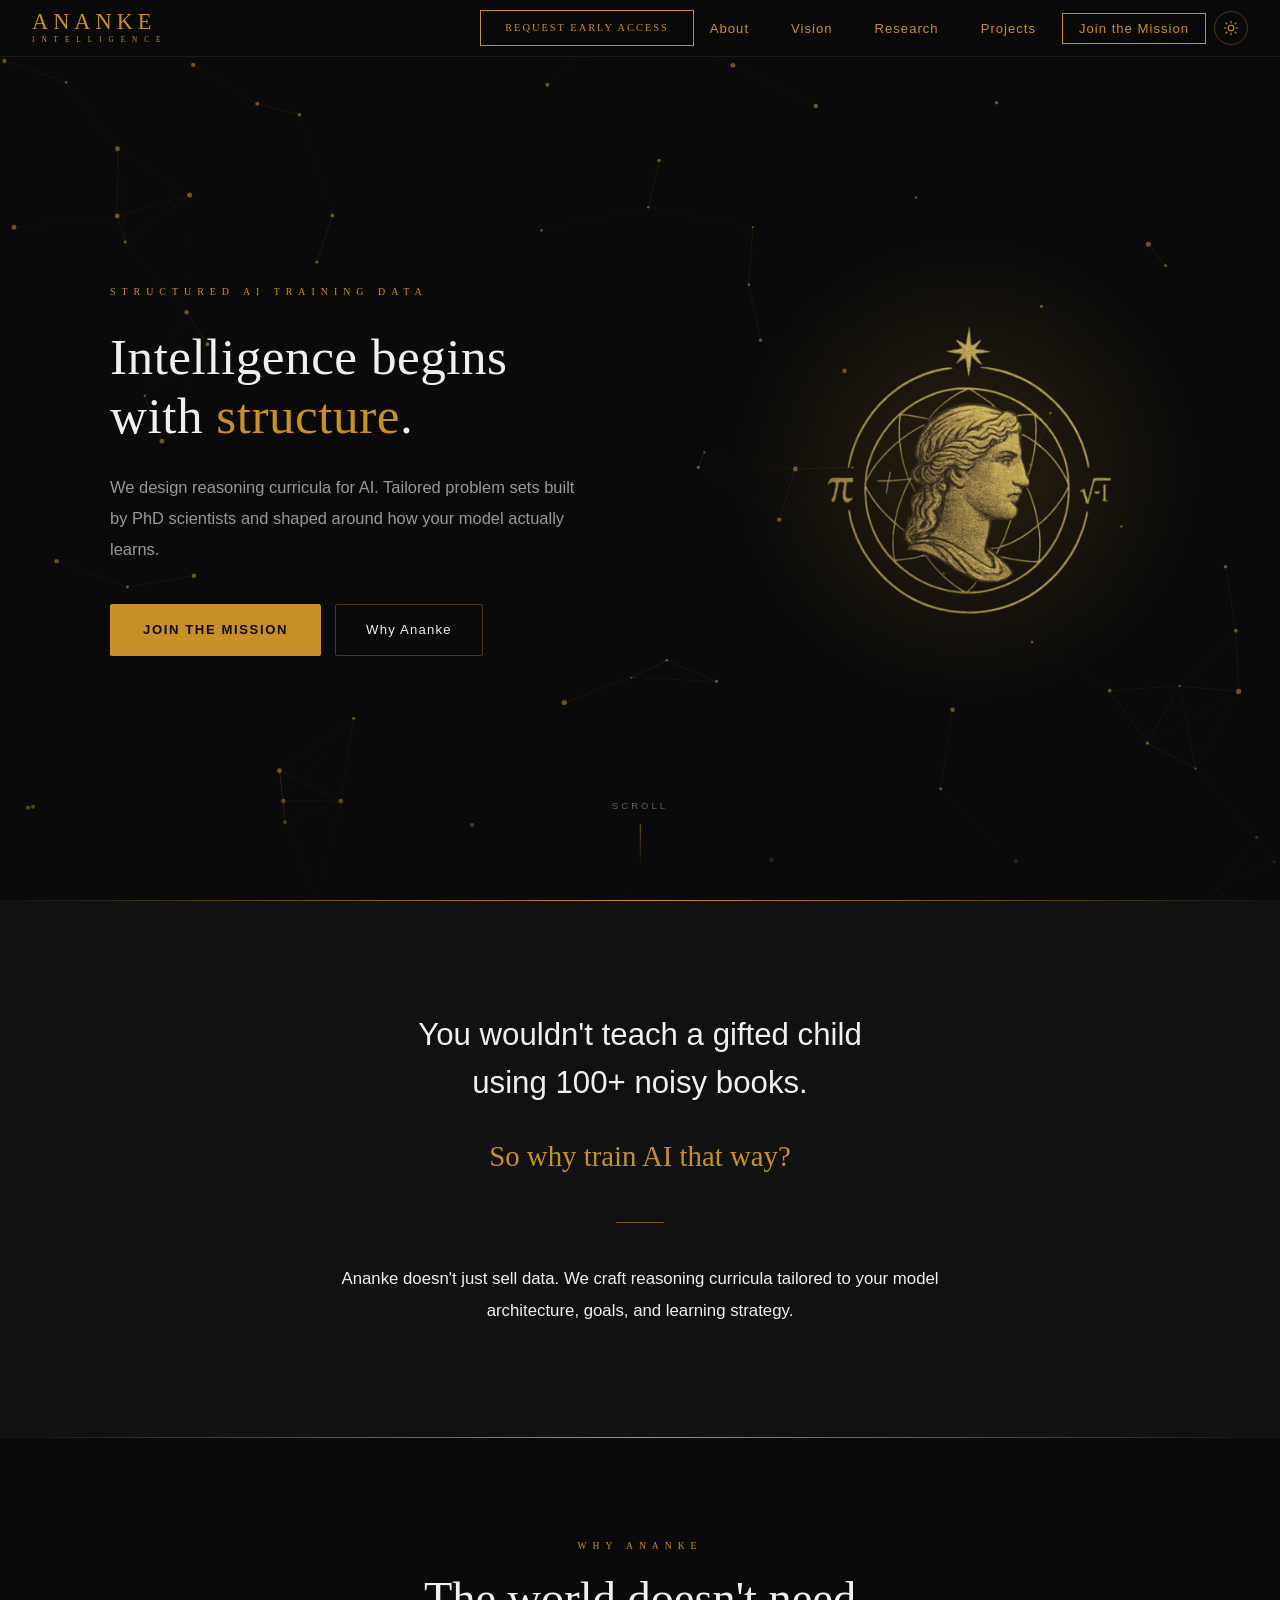
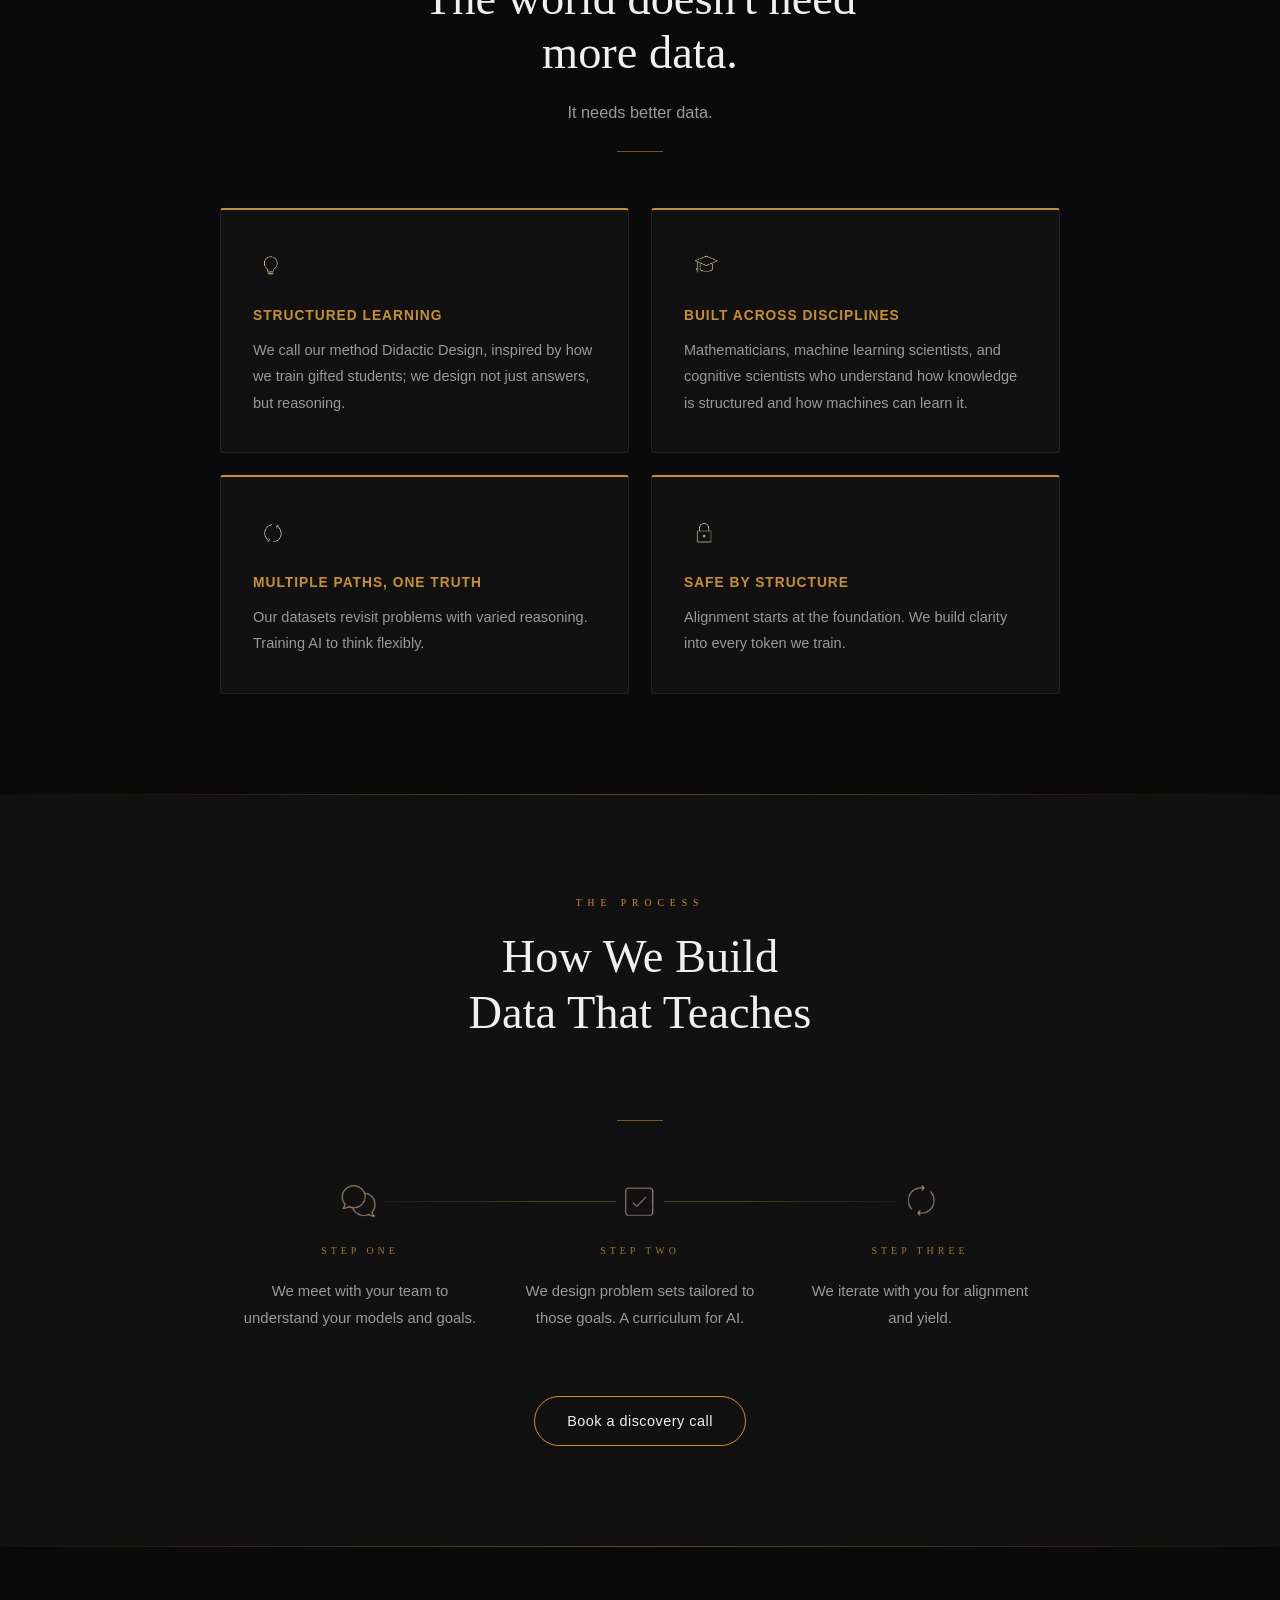
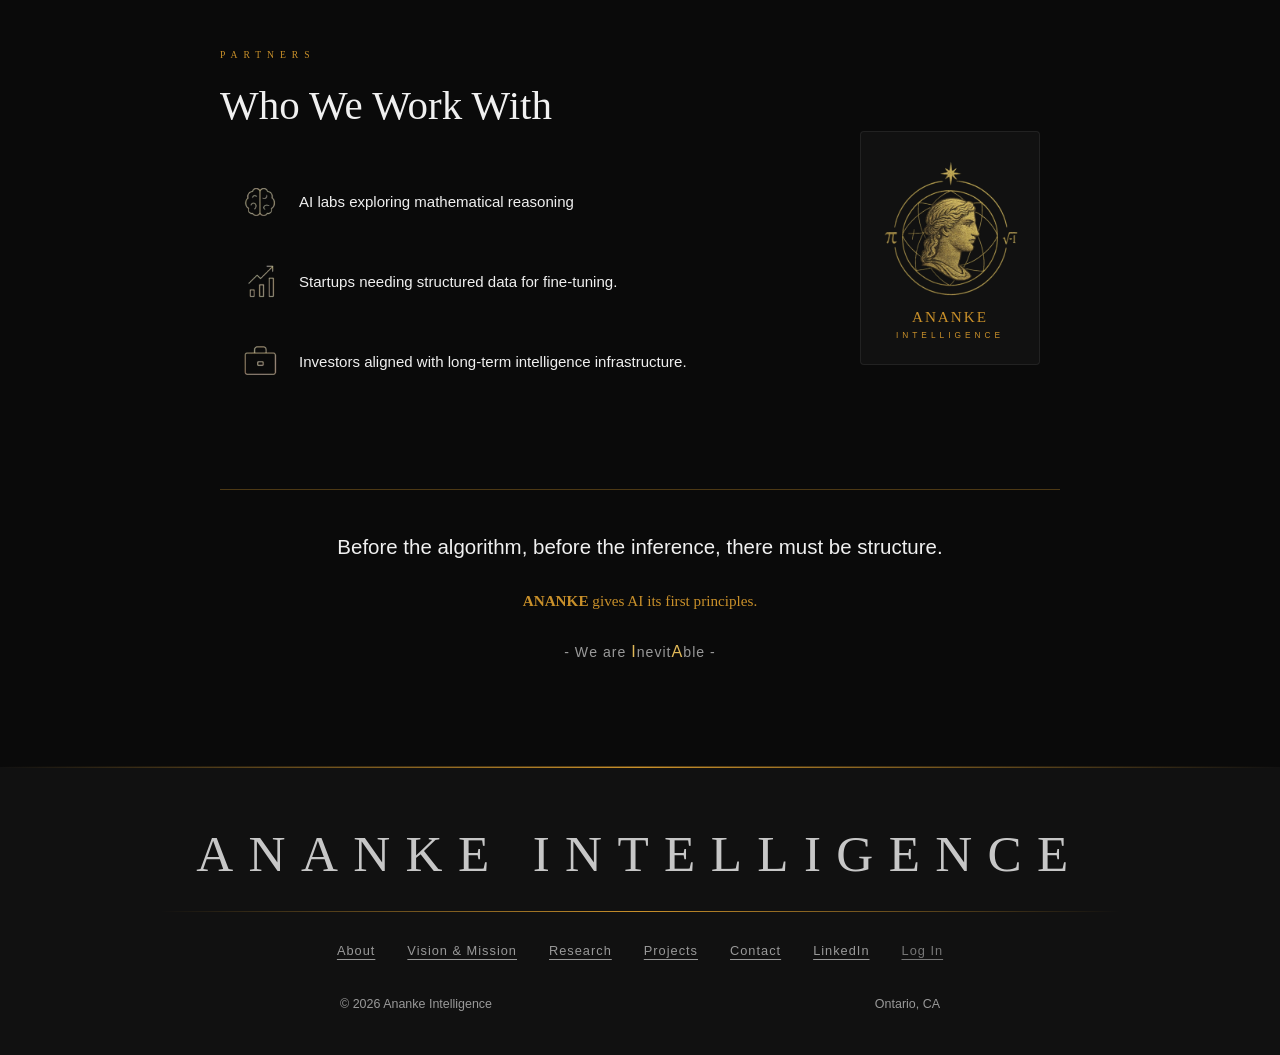
<file: index.html>
<!DOCTYPE html>
<html lang="en">
<head>
  <meta charset="UTF-8" />
  <meta name="viewport" content="width=device-width, initial-scale=1.0" />
  <!-- Security: restricts where scripts/styles may load from and where data may be sent.
       GitHub Pages cannot set real HTTP headers, so this is delivered as a meta tag. -->
  <meta http-equiv="Content-Security-Policy" content="
    default-src 'self';
    script-src 'self' 'unsafe-inline';
    style-src 'self' 'unsafe-inline' https://fonts.googleapis.com;
    font-src 'self' https://fonts.gstatic.com;
    img-src 'self' data:;
    connect-src 'self';
    frame-src 'none';
    form-action 'none';
    base-uri 'self';
    object-src 'none';
    upgrade-insecure-requests;" />
  <meta name="referrer" content="strict-origin-when-cross-origin" />
  <title>Ananke Intelligence — Structured AI Training Data</title>
  <meta name="description" content="Ananke Intelligence builds structured AI training data — reasoning curricula designed by PhD scientists, tailored to your model architecture and learning goals." />
  <meta name="keywords" content="AI training data, structured data, reasoning curricula, fine-tuning, mathematical reasoning, AI alignment, didactic design, machine learning data" />
  <link rel="canonical" href="https://anankeintelligence.com/" />

  <!-- Open Graph -->
  <meta property="og:type" content="website" />
  <meta property="og:url" content="https://anankeintelligence.com/" />
  <meta property="og:title" content="Ananke Intelligence — Structured AI Training Data" />
  <meta property="og:description" content="Ananke Intelligence builds structured AI training data — reasoning curricula designed by PhD scientists, tailored to your model architecture and learning goals." />
  <meta property="og:image" content="https://anankeintelligence.com/pictures/ananke_logo_transparent_upscaled.png" />

  <!-- Twitter Card -->
  <meta name="twitter:card" content="summary_large_image" />
  <meta name="twitter:title" content="Ananke Intelligence — Structured AI Training Data" />
  <meta name="twitter:description" content="Ananke Intelligence builds structured AI training data — reasoning curricula designed by PhD scientists, tailored to your model architecture and learning goals." />
  <meta name="twitter:image" content="https://anankeintelligence.com/pictures/ananke_logo_transparent_upscaled.png" />

  <!-- JSON-LD -->
  <script type="application/ld+json">
  {
    "@context": "https://schema.org",
    "@type": "Organization",
    "name": "Ananke Intelligence",
    "url": "https://anankeintelligence.com",
    "logo": "https://anankeintelligence.com/pictures/ananke_logo_transparent_upscaled.png",
    "description": "Ananke Intelligence builds structured AI training data — reasoning curricula designed by PhD scientists, tailored to your model architecture and learning goals.",
    "email": "anankehq@anankeintelligence.com",
    "address": {
      "@type": "PostalAddress",
      "addressLocality": "Ontario",
      "addressRegion": "CA"
    }
  }
  </script>

  <link rel="icon" type="image/png" href="pictures/logo_without_anankeintelligence.jpg" />
  <script>
    /* Applied before the first paint so a returning visitor never sees a
       flash of the other theme. No stored choice means no attribute, and the
       stylesheet's base tokens are the dark ones — dark is the default. */
    (function () {
      try {
        var t = localStorage.getItem('ananke-theme');
        if (t === 'light' || t === 'dark') document.documentElement.setAttribute('data-theme', t);
      } catch (e) {}
    })();
  </script>
  <link rel="stylesheet" href="styles.css?v=14" />
  <link rel="preconnect" href="https://fonts.googleapis.com" />
  <link rel="preconnect" href="https://fonts.gstatic.com" crossorigin />
  <link href="https://fonts.googleapis.com/css2?family=Cinzel:wght@400;600;700;800;900&family=Lato:wght@300;400;700&display=swap" rel="stylesheet" />
</head>
<body>

  <!-- ═══════════════════════════════════════════
       NAVBAR
  ═══════════════════════════════════════════ -->
  <nav id="navbar">
    <div class="nav-logo">
      <a href="#hero" class="nav-wordmark">
        <span class="nav-wordmark-top">ANANKE</span>
        <span class="nav-wordmark-sub">INTELLIGENCE</span>
      </a>
    </div>
    <a href="contact.html" class="btn-early-access">Request Early Access</a>
    <div class="nav-right">
      <ul class="nav-links">
        <li><a href="#about">About</a></li>
        <li><a href="vision.html">Vision</a></li>
        <li><a href="research.html">Research</a></li>
        <li><a href="projects.html">Projects</a></li>
        <li><a href="contact.html" class="btn-nav-join">Join the Mission</a></li>
      </ul>
      <button class="theme-toggle" type="button" aria-label="Switch theme" aria-pressed="false">
        <svg class="icon-sun" viewBox="0 0 24 24" fill="none" stroke="currentColor" stroke-width="1.7" stroke-linecap="round" aria-hidden="true">
          <circle cx="12" cy="12" r="4.2"/>
          <path d="M12 2v2.4M12 19.6V22M4.2 4.2l1.7 1.7M18.1 18.1l1.7 1.7M2 12h2.4M19.6 12H22M4.2 19.8l1.7-1.7M18.1 5.9l1.7-1.7"/>
        </svg>
        <svg class="icon-moon" viewBox="0 0 24 24" fill="none" stroke="currentColor" stroke-width="1.7" stroke-linecap="round" stroke-linejoin="round" aria-hidden="true">
          <path d="M20.5 14.6A8.6 8.6 0 0 1 9.4 3.5a8.6 8.6 0 1 0 11.1 11.1Z"/>
        </svg>
      </button>
      <button class="hamburger" id="hamburger" aria-label="Menu" aria-expanded="false">
        <span></span><span></span><span></span>
      </button>
    </div>
  </nav>

  <!-- Mobile menu -->
  <div class="mobile-menu" id="mobileMenu">
    <a href="#about" onclick="closeMobileMenu()">About</a>
    <a href="vision.html" onclick="closeMobileMenu()">Vision & Mission</a>
    <a href="research.html" onclick="closeMobileMenu()">Research</a>
    <a href="projects.html" onclick="closeMobileMenu()">Projects</a>
    <a href="contact.html" onclick="closeMobileMenu()">Join the Mission</a>
    <a href="contact.html" onclick="closeMobileMenu()" class="btn-mobile-access">Request Early Access</a>
    <a href="https://app.anankeintelligence.com" class="btn-mobile-login">Log In</a>
  </div>

  <!-- ═══════════════════════════════════════════
       HERO
  ═══════════════════════════════════════════ -->
  <section id="hero">
    <!-- Decorative: the drawing carries no information the copy does not. -->
    <canvas id="heroCanvas" class="hero-canvas" aria-hidden="true"></canvas>

    <div class="hero-inner">
      <div class="hero-copy">
        <span class="hero-overline">Structured AI Training Data</span>
        <h1 class="hero-title">Intelligence begins<br />with <em>structure</em>.</h1>
        <p class="hero-lede">
          We design reasoning curricula for AI. Tailored problem sets built by
          PhD scientists and shaped around how your model actually learns.
        </p>
        <div class="hero-actions">
          <a href="contact.html" class="btn-solid">Join the Mission</a>
          <a href="#about" class="btn-quiet">Why Ananke</a>
        </div>
      </div>

      <div class="hero-visual">
        <img src="pictures/ananke_logo_transparent_upscaled.png" alt="The Ananke seal" class="hero-seal" />
      </div>
    </div>

    <div class="hero-scroll" aria-hidden="true">
      <span>Scroll</span>
      <i></i>
    </div>
    <div class="hero-gradient-bottom"></div>
  </section>

  <!-- ═══════════════════════════════════════════
       QUOTE
  ═══════════════════════════════════════════ -->
  <section id="quote">
    <div class="quote-inner">
      <p class="quote-text">
        You wouldn't teach a gifted child<br />using 100+ noisy books.
      </p>
      <p class="quote-text quote-question">So why train AI that way?</p>
      <div class="quote-divider"></div>
      <p class="quote-answer">
        Ananke doesn't just sell data. We craft reasoning curricula tailored
        to your model architecture, goals, and learning strategy.
      </p>
    </div>
  </section>

  <!-- ═══════════════════════════════════════════
       WHY ANANKE
  ═══════════════════════════════════════════ -->
  <section id="about">
    <div class="section-inner">
      <div class="section-head section-head--center">
        <span class="section-overline">Why Ananke</span>
        <h2 class="section-title">The world doesn't need<br />more data.</h2>
        <p class="section-subtitle">It needs better data.</p>
        <div class="section-rule"></div>
      </div>
      <div class="features-grid">
        <div class="feature-card">
          <div class="feature-icon">
            <img src="pictures/icon_1_transparent.png" alt="" />
          </div>
          <h3>Structured Learning</h3>
          <p>We call our method Didactic Design, inspired by how we train gifted students; we design not just answers, but reasoning.</p>
        </div>
        <div class="feature-card">
          <div class="feature-icon">
            <img src="pictures/icon_2_transparent.png" alt="" />
          </div>
          <h3>Built Across Disciplines</h3>
          <p>Mathematicians, machine learning scientists, and cognitive scientists who understand how knowledge is structured and how machines can learn it.</p>
        </div>
        <div class="feature-card">
          <div class="feature-icon">
            <img src="pictures/icon_3_transparent.png" alt="" />
          </div>
          <h3>Multiple Paths, One Truth</h3>
          <p>Our datasets revisit problems with varied reasoning. Training AI to think flexibly.</p>
        </div>
        <div class="feature-card">
          <div class="feature-icon">
            <img src="pictures/icon_4_transparent.png" alt="" />
          </div>
          <h3>Safe by Structure</h3>
          <p>Alignment starts at the foundation. We build clarity into every token we train.</p>
        </div>
      </div>
    </div>
    <div class="gold-divider"></div>
  </section>

  <!-- ═══════════════════════════════════════════
       HOW WE BUILD
  ═══════════════════════════════════════════ -->
  <section id="how-we-build">
    <div class="section-inner">
      <div class="section-head section-head--center">
        <span class="section-overline">The Process</span>
        <h2 class="section-title how-title">How We Build<br />Data That Teaches</h2>
        <div class="section-rule"></div>
      </div>
      <div class="process-list">
        <div class="process-step">
          <div class="process-icon">
            <img src="pictures/icon_6_transparent.png" alt="" />
          </div>
          <span class="process-num">Step One</span>
          <p>We meet with your team to understand your models and goals.</p>
        </div>
        <div class="process-step">
          <div class="process-icon">
            <img src="pictures/icon_7_clean_transparent.png" alt="" />
          </div>
          <span class="process-num">Step Two</span>
          <p>We design problem sets tailored to those goals. A curriculum for AI.</p>
        </div>
        <div class="process-step">
          <div class="process-icon">
            <img src="pictures/icon_8_transparent.png" alt="" />
          </div>
          <span class="process-num">Step Three</span>
          <p>We iterate with you for alignment and yield.</p>
        </div>
      </div>
      <div class="process-cta">
        <a href="contact.html" class="btn-gold-outline">Book a discovery call</a>
      </div>
    </div>
    <div class="gold-divider"></div>
  </section>

  <!-- ═══════════════════════════════════════════
       WHO WE WORK WITH
  ═══════════════════════════════════════════ -->
  <section id="who-we-work">
    <div class="section-inner">
      <div class="who-inner">
        <div class="who-left">
          <span class="section-overline">Partners</span>
          <h2 class="section-title">Who We Work With</h2>
          <ul class="client-list">
            <li>
              <div class="client-icon"><img src="pictures/icon_9_transparent.png" alt="" /></div>
              <span>AI labs exploring mathematical reasoning</span>
            </li>
            <li>
              <div class="client-icon"><img src="pictures/icon_10_transparent.png" alt="" /></div>
              <span>Startups needing structured data for fine-tuning.</span>
            </li>
            <li>
              <div class="client-icon"><img src="pictures/icon_11_transparent.png" alt="" /></div>
              <span>Investors aligned with long-term intelligence infrastructure.</span>
            </li>
          </ul>
        </div>
        <div class="who-right">
          <img src="pictures/ananke_logo_transparent_upscaled.png" alt="Ananke Intelligence" class="who-logo" />
          <p class="who-logo-label">ANANKE<br/><small>INTELLIGENCE</small></p>
        </div>
      </div>
      <div class="who-tagline">
        <p>Before the algorithm, before the inference, there must be structure.</p>
        <p class="gold-line"><strong>ANANKE</strong> gives AI its first principles.</p>
        <p class="italic-line">- We are <span class="inev-letter">I</span>nevit<span class="inev-letter">A</span>ble -</p>
      </div>
    </div>
    <div class="gold-divider"></div>
  </section>

  <!-- ═══════════════════════════════════════════
       FOOTER
  ═══════════════════════════════════════════ -->
  <footer id="footer">
    <div class="footer-wordmark">ANANKE INTELLIGENCE</div>
    <div class="footer-divider"></div>
    <div class="footer-nav">
      <a href="#about">About</a>
      <a href="vision.html">Vision & Mission</a>
      <a href="research.html">Research</a>
      <a href="projects.html">Projects</a>
      <a href="contact.html">Contact</a>
      <a href="https://www.linkedin.com/company/ananke-intelligence" target="_blank" rel="noopener">LinkedIn</a>
      <a href="https://app.anankeintelligence.com" class="footer-login">Log In</a>
    </div>
    <div class="footer-bottom">
      <span>© 2026 Ananke Intelligence</span>
      <span>Ontario, CA</span>
    </div>
  </footer>

  <script src="script.js?v=14"></script>
</body>
</html>
</file>
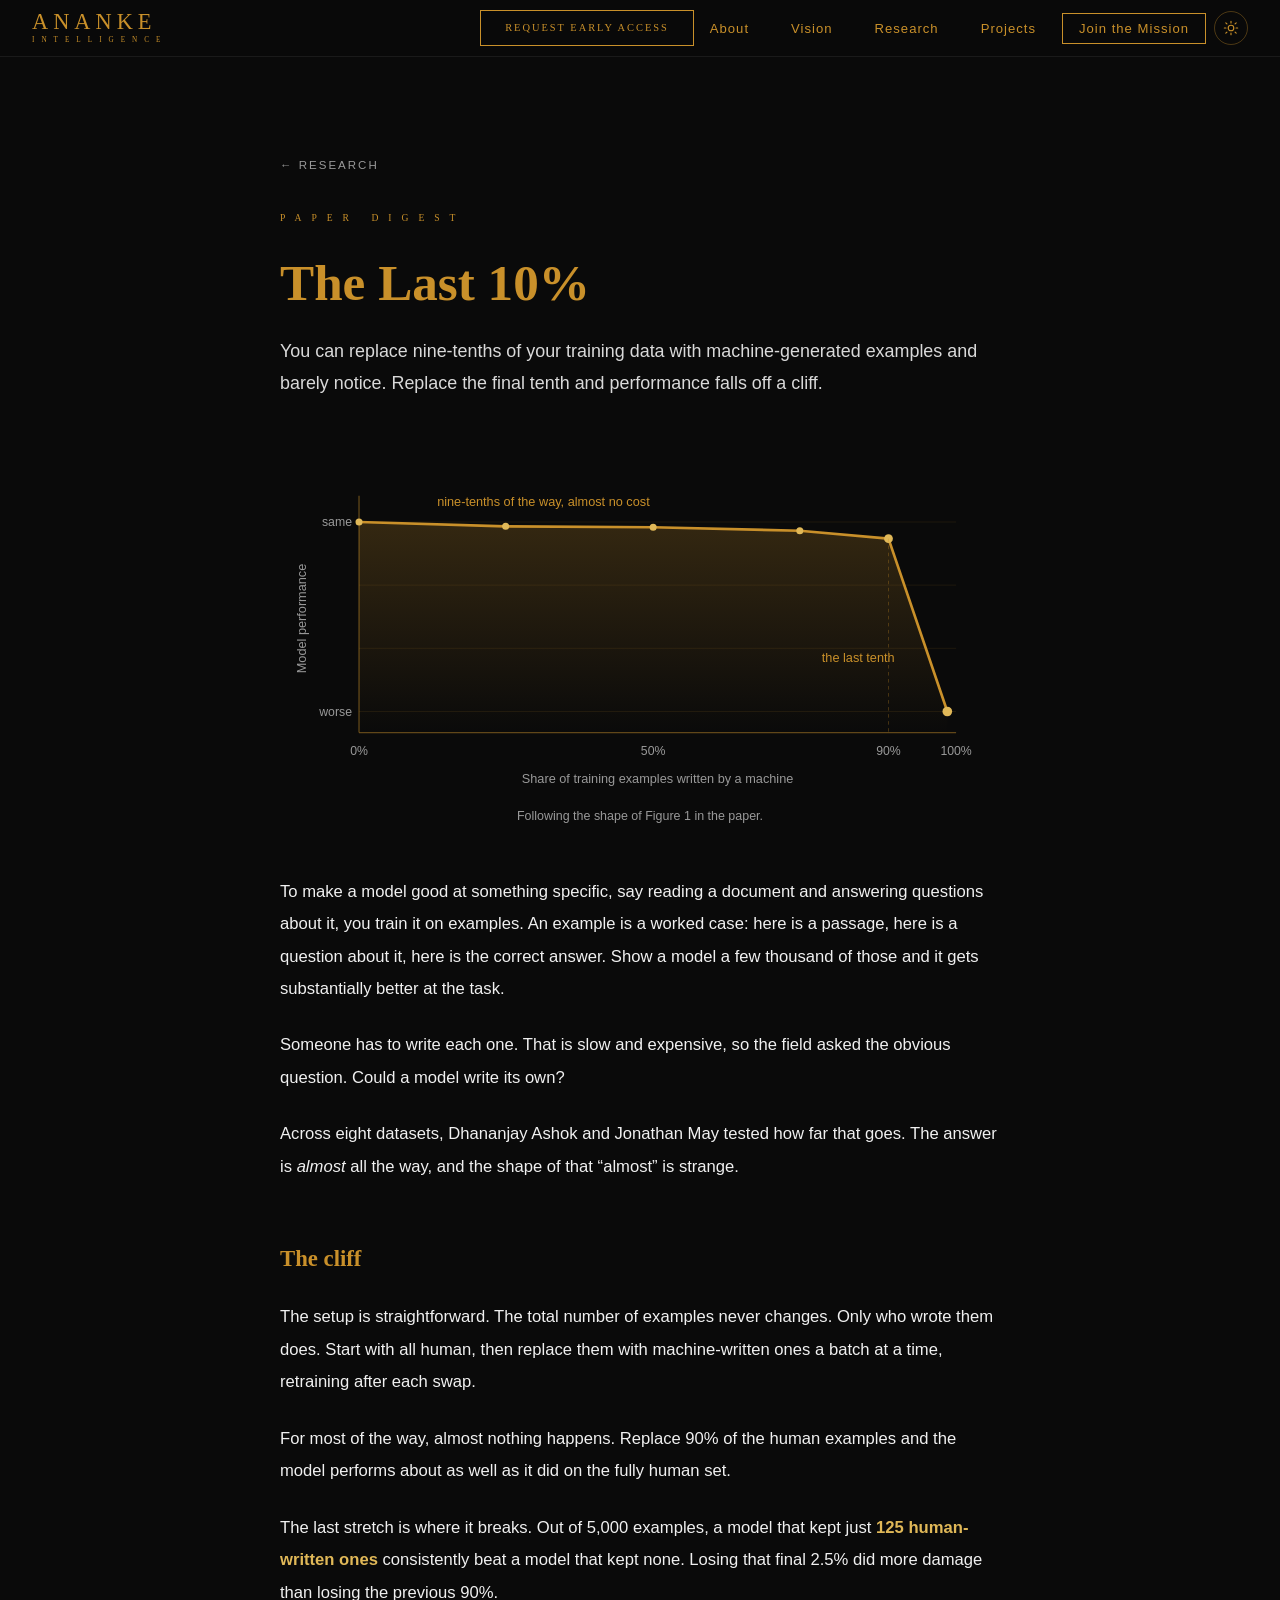
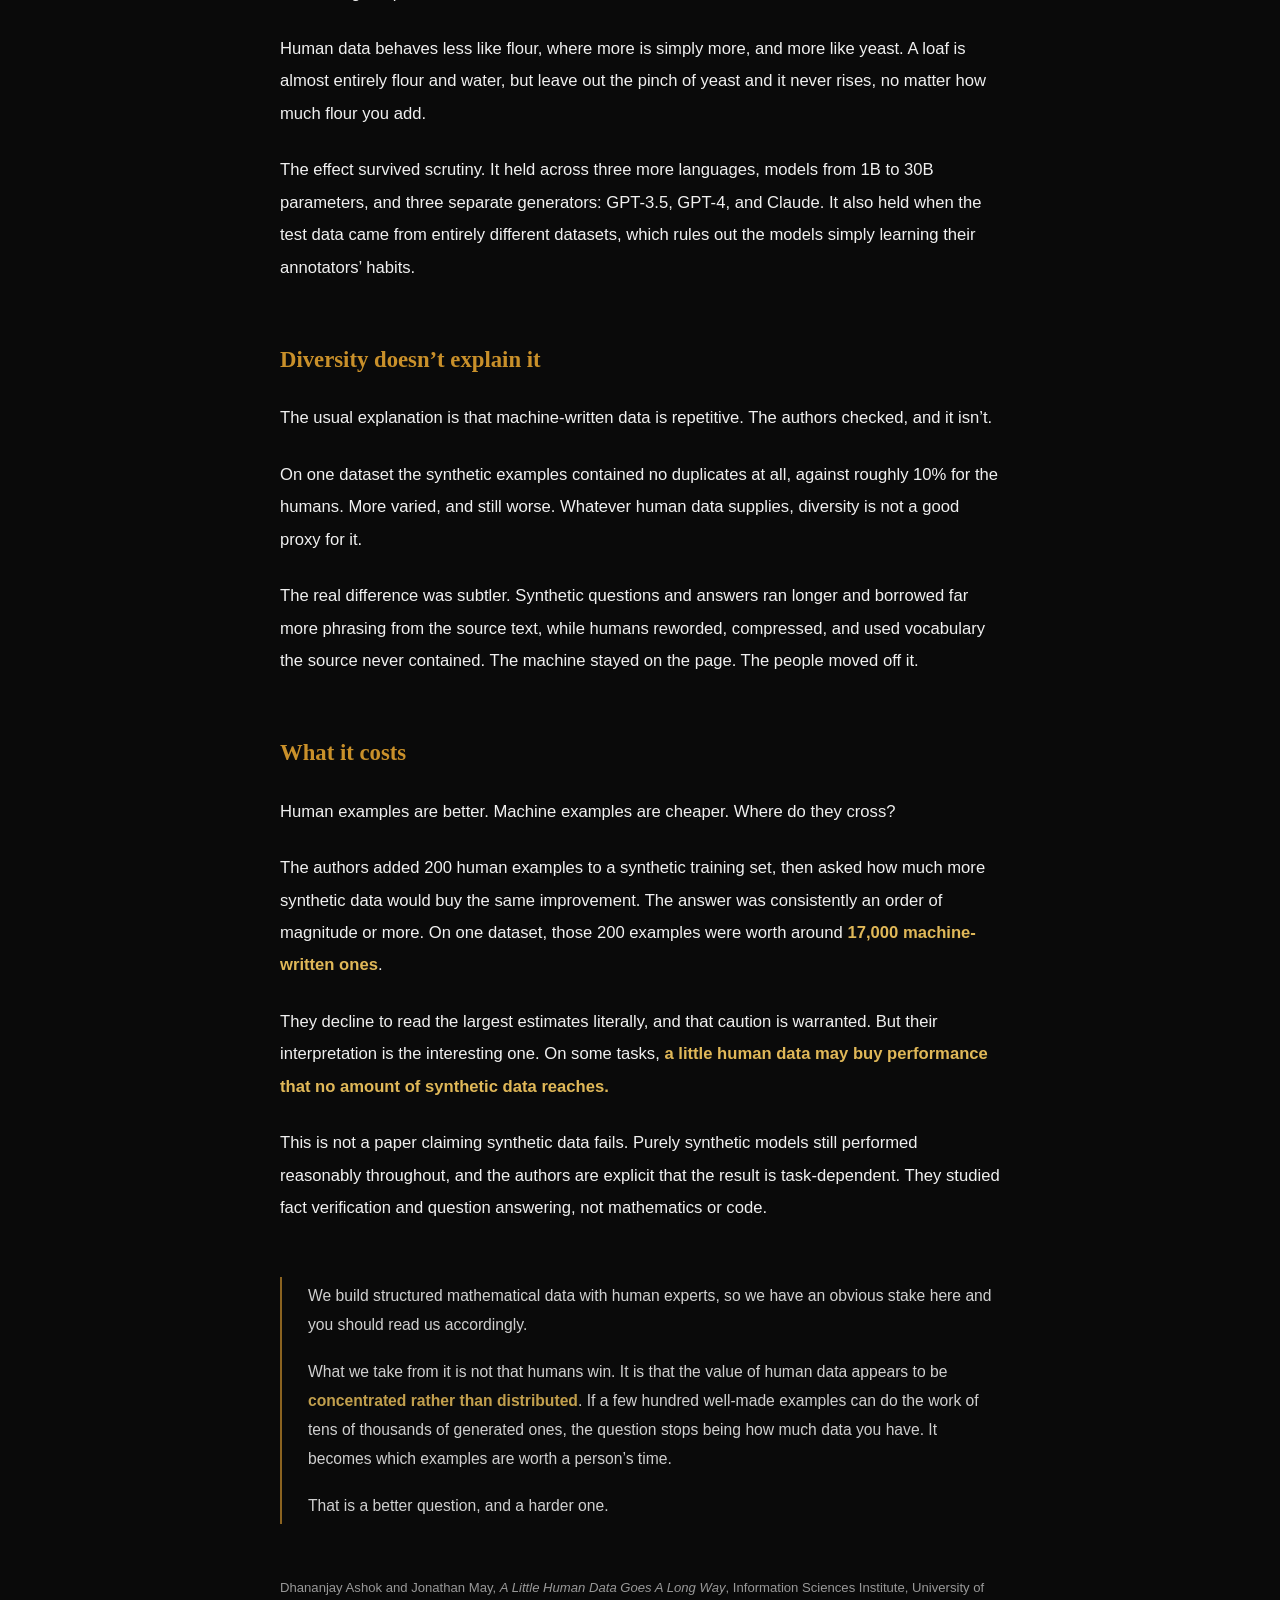
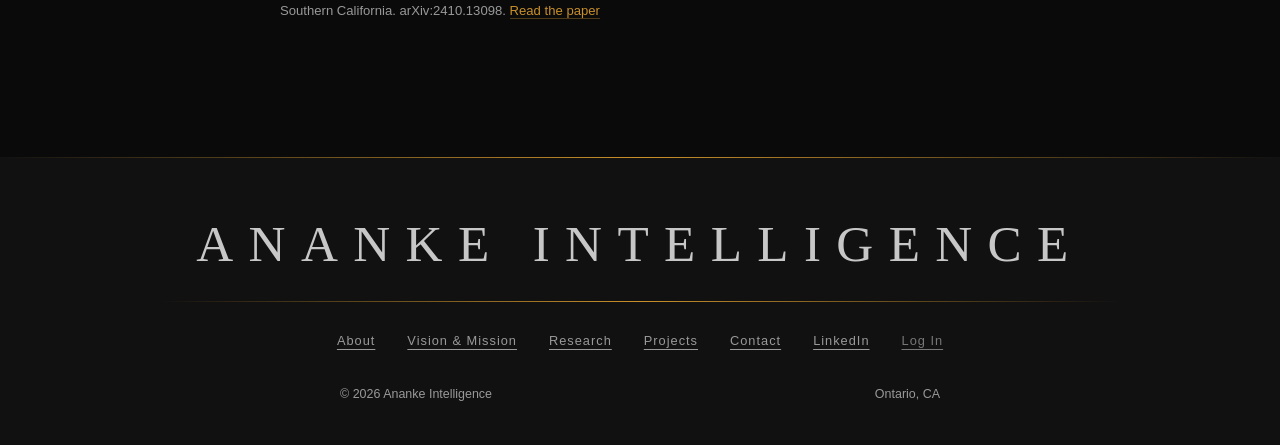
<file: research/the-last-10/index.html>
<!DOCTYPE html>
<html lang="en">
<head>
  <meta charset="UTF-8" />
  <meta name="viewport" content="width=device-width, initial-scale=1.0" />

  <!-- Security: restricts where scripts/styles may load from and where data may be sent.
       GitHub Pages cannot set real HTTP headers, so this is delivered as a meta tag. -->
  <meta http-equiv="Content-Security-Policy" content="
    default-src 'self';
    script-src 'self' 'unsafe-inline';
    style-src 'self' 'unsafe-inline' https://fonts.googleapis.com;
    font-src 'self' https://fonts.gstatic.com;
    img-src 'self' data:;
    connect-src 'self';
    frame-src 'none';
    form-action 'none';
    base-uri 'self';
    object-src 'none';
    upgrade-insecure-requests;" />
  <meta name="referrer" content="strict-origin-when-cross-origin" />

  <title>The Last 10% — Ananke Intelligence</title>
  <meta name="description" content="You can replace nine-tenths of your training data with machine-generated examples and barely notice. Replace the final tenth and performance falls off a cliff. A digest of Ashok and May, 2025." />
  <meta name="keywords" content="synthetic data, training data, human annotation, fact verification, question answering, language models, AI research" />
  <link rel="canonical" href="https://anankeintelligence.com/research/the-last-10/" />

  <!-- Open Graph -->
  <meta property="og:type" content="article" />
  <meta property="og:url" content="https://anankeintelligence.com/research/the-last-10/" />
  <meta property="og:title" content="The Last 10% — Ananke Intelligence" />
  <meta property="og:description" content="You can replace nine-tenths of your training data with machine-generated examples and barely notice. Replace the final tenth and performance falls off a cliff." />
  <meta property="og:image" content="https://anankeintelligence.com/pictures/ananke_logo_transparent_upscaled.png" />

  <!-- Twitter Card -->
  <meta name="twitter:card" content="summary_large_image" />
  <meta name="twitter:title" content="The Last 10% — Ananke Intelligence" />
  <meta name="twitter:description" content="You can replace nine-tenths of your training data with machine-generated examples and barely notice. Replace the final tenth and performance falls off a cliff." />
  <meta name="twitter:image" content="https://anankeintelligence.com/pictures/ananke_logo_transparent_upscaled.png" />

  <link rel="icon" type="image/png" href="../../pictures/logo_without_anankeintelligence.jpg" />
  <script>
    /* Applied before the first paint so a returning visitor never sees a
       flash of the other theme. No stored choice means no attribute, and the
       stylesheet's base tokens are the dark ones — dark is the default. */
    (function () {
      try {
        var t = localStorage.getItem('ananke-theme');
        if (t === 'light' || t === 'dark') document.documentElement.setAttribute('data-theme', t);
      } catch (e) {}
    })();
  </script>
  <link rel="stylesheet" href="../../styles.css?v=14" />
  <link rel="preconnect" href="https://fonts.googleapis.com" />
  <link rel="preconnect" href="https://fonts.gstatic.com" crossorigin />
  <link href="https://fonts.googleapis.com/css2?family=Cinzel:wght@400;600;700;800;900&family=Lato:wght@300;400;700&display=swap" rel="stylesheet" />
</head>
<body>

  <!-- NAVBAR -->
  <nav id="navbar">
    <div class="nav-logo">
      <a href="../../index.html" class="nav-wordmark">
        <span class="nav-wordmark-top">ANANKE</span>
        <span class="nav-wordmark-sub">INTELLIGENCE</span>
      </a>
    </div>
    <a href="../../contact.html" class="btn-early-access">Request Early Access</a>
    <div class="nav-right">
      <ul class="nav-links">
        <li><a href="../../index.html#about">About</a></li>
        <li><a href="../../vision.html">Vision</a></li>
        <li><a href="../../research.html">Research</a></li>
        <li><a href="../../projects.html">Projects</a></li>
        <li><a href="../../contact.html" class="btn-nav-join">Join the Mission</a></li>
      </ul>
      <button class="theme-toggle" type="button" aria-label="Switch theme" aria-pressed="false">
        <svg class="icon-sun" viewBox="0 0 24 24" fill="none" stroke="currentColor" stroke-width="1.7" stroke-linecap="round" aria-hidden="true">
          <circle cx="12" cy="12" r="4.2"/>
          <path d="M12 2v2.4M12 19.6V22M4.2 4.2l1.7 1.7M18.1 18.1l1.7 1.7M2 12h2.4M19.6 12H22M4.2 19.8l1.7-1.7M18.1 5.9l1.7-1.7"/>
        </svg>
        <svg class="icon-moon" viewBox="0 0 24 24" fill="none" stroke="currentColor" stroke-width="1.7" stroke-linecap="round" stroke-linejoin="round" aria-hidden="true">
          <path d="M20.5 14.6A8.6 8.6 0 0 1 9.4 3.5a8.6 8.6 0 1 0 11.1 11.1Z"/>
        </svg>
      </button>
      <button class="hamburger" id="hamburger" aria-label="Menu" aria-expanded="false">
        <span></span><span></span><span></span>
      </button>
    </div>
  </nav>

  <!-- Mobile menu -->
  <div class="mobile-menu" id="mobileMenu">
    <a href="../../index.html#about" onclick="closeMobileMenu()">About</a>
    <a href="../../vision.html" onclick="closeMobileMenu()">Vision &amp; Mission</a>
    <a href="../../research.html" onclick="closeMobileMenu()">Research</a>
    <a href="../../projects.html" onclick="closeMobileMenu()">Projects</a>
    <a href="../../contact.html" onclick="closeMobileMenu()">Join the Mission</a>
    <a href="../../contact.html" onclick="closeMobileMenu()" class="btn-mobile-access">Request Early Access</a>
    <a href="https://app.anankeintelligence.com" class="btn-mobile-login">Log In</a>
  </div>

  <!-- POST -->
  <article class="post">
    <div class="post-inner">

      <a href="../../research.html" class="post-back">Research</a>

      <header class="post-header">
        <span class="vp-overline">Paper digest</span>
        <h1 class="post-title">The Last 10%</h1>
        <p class="post-standfirst">
          You can replace nine-tenths of your training data with machine-generated examples
          and barely notice. Replace the final tenth and performance falls off a cliff.
        </p>
      </header>

      <figure class="post-figure">
        <img src="../../pictures/the-last-10-chart.svg"
             alt="A line chart showing model performance staying almost flat as machine-written examples replace human ones up to ninety per cent, then dropping sharply between ninety and one hundred per cent." />
        <figcaption>Following the shape of Figure 1 in the paper.</figcaption>
      </figure>

      <div class="post-body">

        <p>To make a model good at something specific, say reading a document and answering
          questions about it, you train it on examples. An example is a worked case: here is a
          passage, here is a question about it, here is the correct answer. Show a model a few
          thousand of those and it gets substantially better at the task.</p>

        <p>Someone has to write each one. That is slow and expensive, so the field asked the
          obvious question. Could a model write its own?</p>

        <p>Across eight datasets, Dhananjay Ashok and Jonathan May tested how far that goes.
          The answer is <em>almost</em> all the way, and the shape of that “almost” is strange.</p>

        <h2>The cliff</h2>

        <p>The setup is straightforward. The total number of examples never changes. Only who
          wrote them does. Start with all human, then replace them with machine-written ones a
          batch at a time, retraining after each swap.</p>

        <p>For most of the way, almost nothing happens. Replace 90% of the human examples and
          the model performs about as well as it did on the fully human set.</p>

        <p>The last stretch is where it breaks. Out of 5,000 examples, a model that kept just
          <strong>125 human-written ones</strong> consistently beat a model that kept none.
          Losing that final 2.5% did more damage than losing the previous 90%.</p>

        <p>Human data behaves less like flour, where more is simply more, and more like yeast.
          A loaf is almost entirely flour and water, but leave out the pinch of yeast and it
          never rises, no matter how much flour you add.</p>

        <p>The effect survived scrutiny. It held across three more languages, models from 1B to
          30B parameters, and three separate generators: GPT-3.5, GPT-4, and Claude. It also
          held when the test data came from entirely different datasets, which rules out the
          models simply learning their annotators’ habits.</p>

        <h2>Diversity doesn’t explain it</h2>

        <p>The usual explanation is that machine-written data is repetitive. The authors
          checked, and it isn’t.</p>

        <p>On one dataset the synthetic examples contained no duplicates at all, against roughly
          10% for the humans. More varied, and still worse. Whatever human data supplies,
          diversity is not a good proxy for it.</p>

        <p>The real difference was subtler. Synthetic questions and answers ran longer and
          borrowed far more phrasing from the source text, while humans reworded, compressed,
          and used vocabulary the source never contained. The machine stayed on the page. The
          people moved off it.</p>

        <h2>What it costs</h2>

        <p>Human examples are better. Machine examples are cheaper. Where do they cross?</p>

        <p>The authors added 200 human examples to a synthetic training set, then asked how much
          more synthetic data would buy the same improvement. The answer was consistently an
          order of magnitude or more. On one dataset, those 200 examples were worth around
          <strong>17,000 machine-written ones</strong>.</p>

        <p>They decline to read the largest estimates literally, and that caution is warranted.
          But their interpretation is the interesting one. On some tasks,
          <strong>a little human data may buy performance that no amount of synthetic data
          reaches.</strong></p>

        <p>This is not a paper claiming synthetic data fails. Purely synthetic models still
          performed reasonably throughout, and the authors are explicit that the result is
          task-dependent. They studied fact verification and question answering, not mathematics
          or code.</p>

        <aside class="post-aside">
          <p>We build structured mathematical data with human experts, so we have an obvious
            stake here and you should read us accordingly.</p>
          <p>What we take from it is not that humans win. It is that the value of human data
            appears to be <strong>concentrated rather than distributed</strong>. If a few
            hundred well-made examples can do the work of tens of thousands of generated ones,
            the question stops being how much data you have. It becomes which examples are
            worth a person’s time.</p>
          <p>That is a better question, and a harder one.</p>
        </aside>

        <p class="post-cite">
          Dhananjay Ashok and Jonathan May, <cite>A Little Human Data Goes A Long Way</cite>,
          Information Sciences Institute, University of Southern California. arXiv:2410.13098.
          <a href="https://arxiv.org/abs/2410.13098" target="_blank" rel="noopener">Read the paper</a>
        </p>

      </div>
    </div>
  </article>

  <!-- FOOTER -->
  <footer id="footer">
    <div class="footer-wordmark">ANANKE INTELLIGENCE</div>
    <div class="footer-divider"></div>
    <div class="footer-nav">
      <a href="../../index.html#about">About</a>
      <a href="../../vision.html">Vision &amp; Mission</a>
      <a href="../../research.html">Research</a>
      <a href="../../projects.html">Projects</a>
      <a href="../../contact.html">Contact</a>
      <a href="https://www.linkedin.com/company/ananke-intelligence" target="_blank" rel="noopener">LinkedIn</a>
      <a href="https://app.anankeintelligence.com" class="footer-login">Log In</a>
    </div>
    <div class="footer-bottom">
      <span>© 2026 Ananke Intelligence</span>
      <span>Ontario, CA</span>
    </div>
  </footer>

  <script src="../../script.js?v=14"></script>
</body>
</html>
</file>
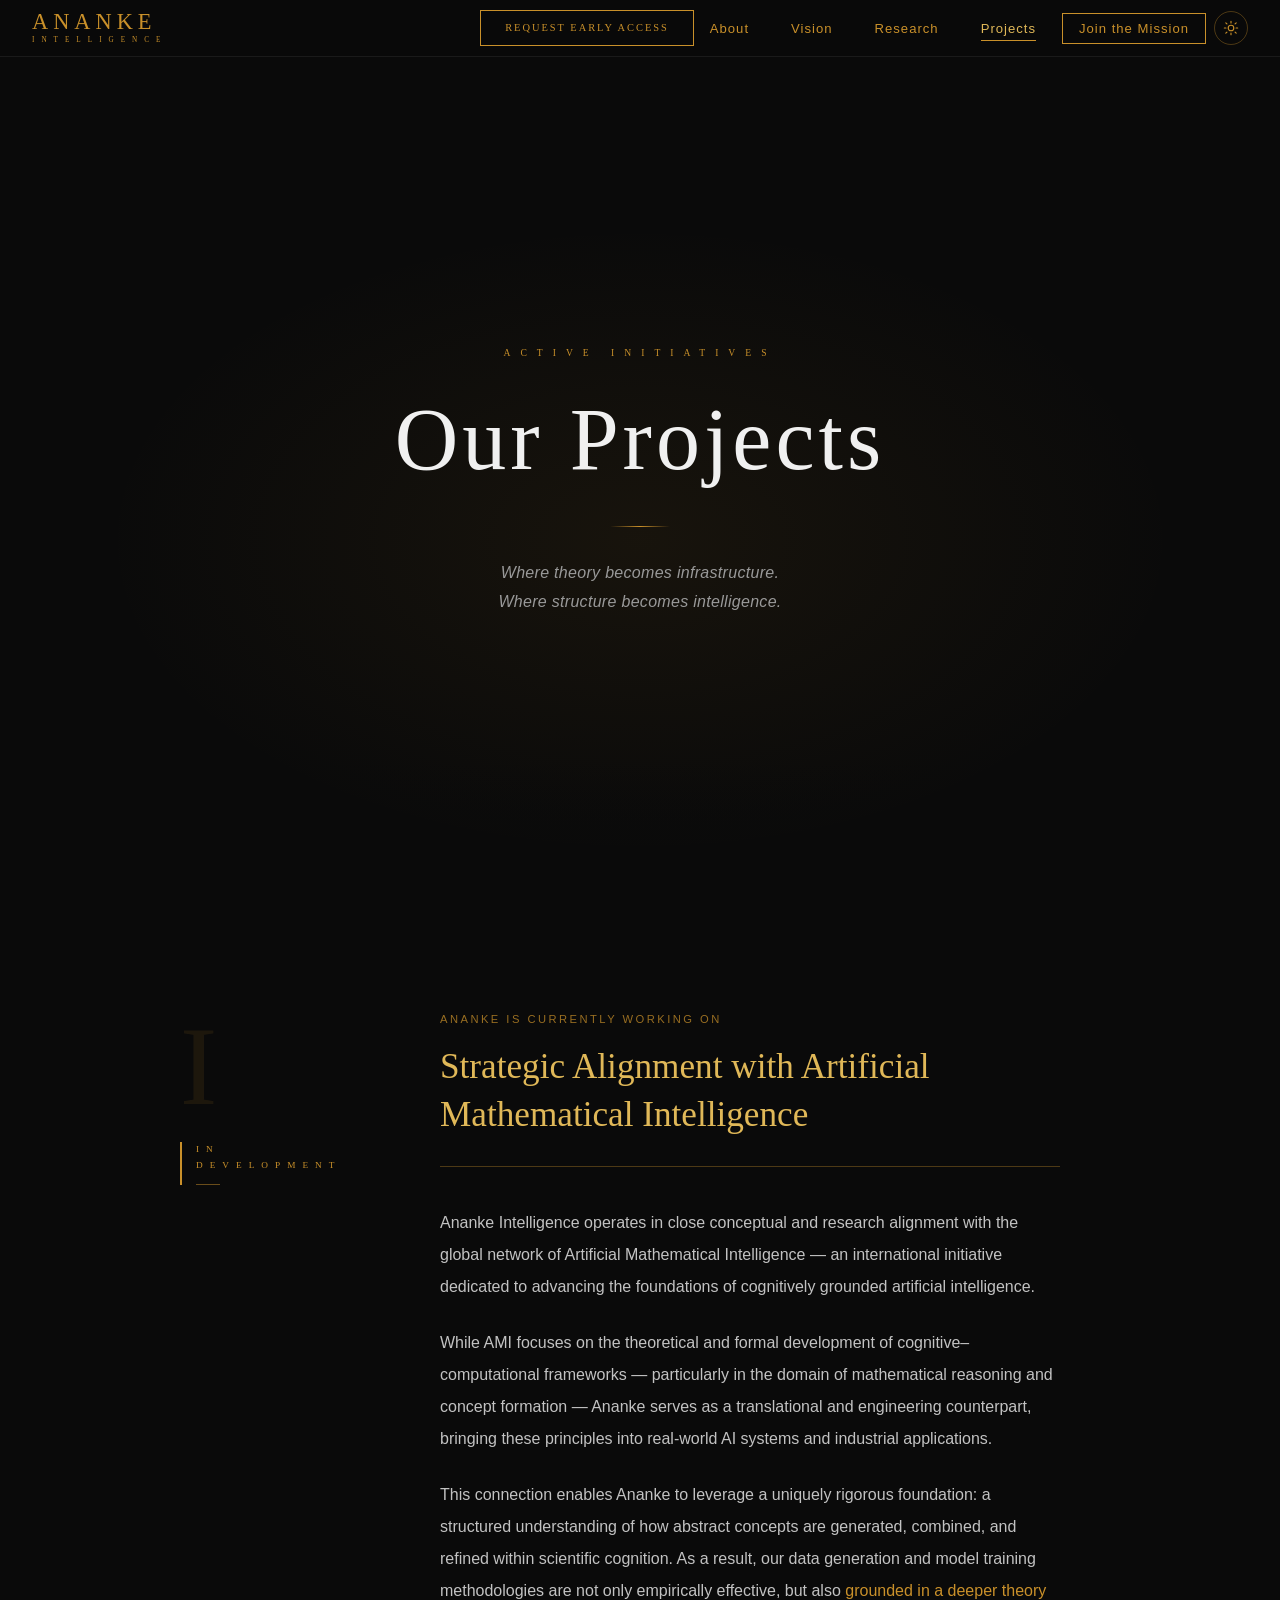
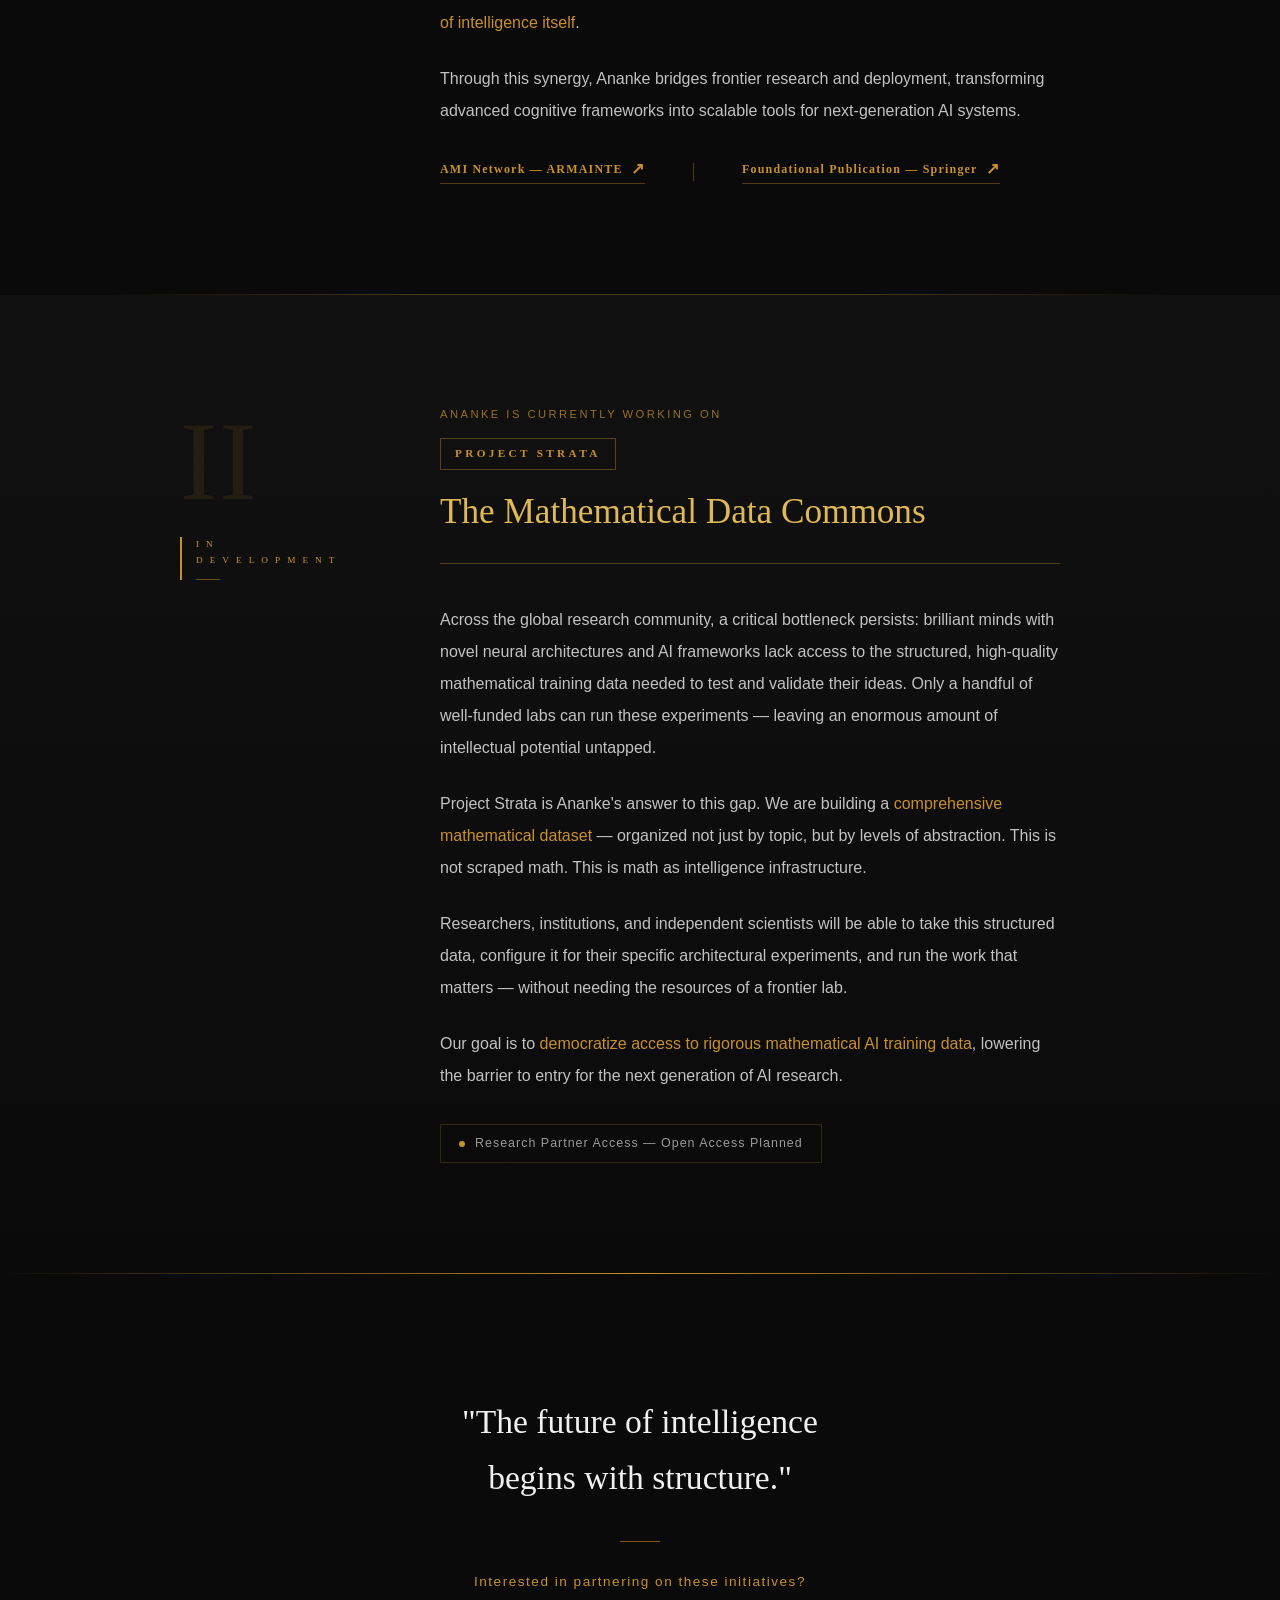
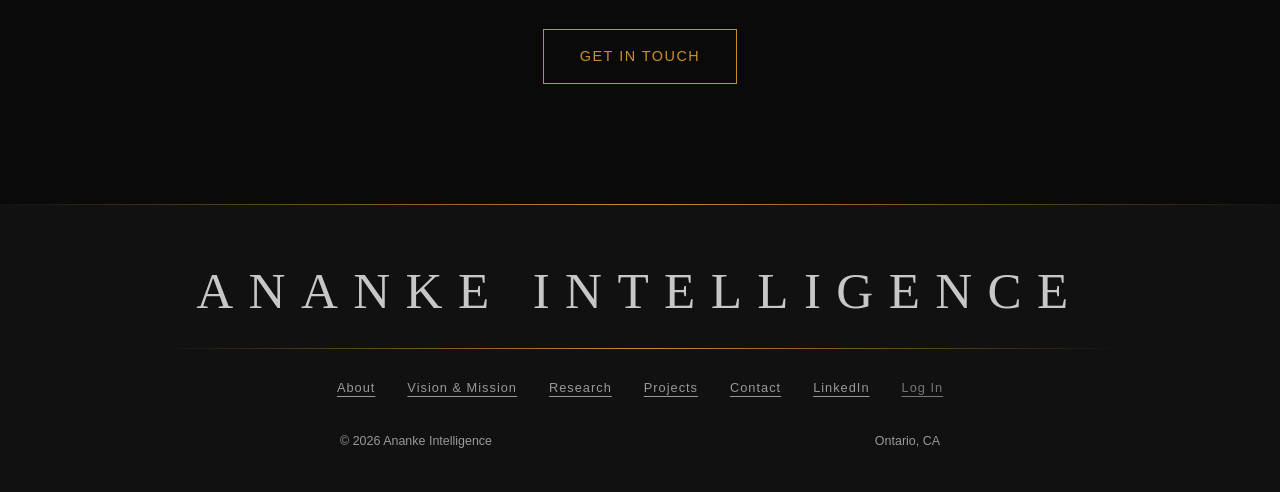
<file: projects.html>
<!DOCTYPE html>
<html lang="en">
<head>
  <meta charset="UTF-8" />
  <meta name="viewport" content="width=device-width, initial-scale=1.0" />
  <!-- Security: restricts where scripts/styles may load from and where data may be sent.
       GitHub Pages cannot set real HTTP headers, so this is delivered as a meta tag. -->
  <meta http-equiv="Content-Security-Policy" content="
    default-src 'self';
    script-src 'self' 'unsafe-inline';
    style-src 'self' 'unsafe-inline' https://fonts.googleapis.com;
    font-src 'self' https://fonts.gstatic.com;
    img-src 'self' data:;
    connect-src 'self';
    frame-src 'none';
    form-action 'none';
    base-uri 'self';
    object-src 'none';
    upgrade-insecure-requests;" />
  <meta name="referrer" content="strict-origin-when-cross-origin" />
  <title>Projects — Ananke Intelligence</title>
  <meta name="description" content="Active research initiatives at Ananke Intelligence — AMI strategic alignment and Project Strata, a cognitively structured mathematical data infrastructure for AI research." />
  <link rel="canonical" href="https://anankeintelligence.com/projects.html" />
  <meta property="og:type" content="website" />
  <meta property="og:url" content="https://anankeintelligence.com/projects.html" />
  <meta property="og:title" content="Projects — Ananke Intelligence" />
  <meta property="og:image" content="https://anankeintelligence.com/pictures/ananke_logo_transparent_upscaled.png" />
  <link rel="icon" type="image/png" href="pictures/logo_without_anankeintelligence.jpg" />
  <script>
    /* Applied before the first paint so a returning visitor never sees a
       flash of the other theme. No stored choice means no attribute, and the
       stylesheet's base tokens are the dark ones — dark is the default. */
    (function () {
      try {
        var t = localStorage.getItem('ananke-theme');
        if (t === 'light' || t === 'dark') document.documentElement.setAttribute('data-theme', t);
      } catch (e) {}
    })();
  </script>
  <link rel="stylesheet" href="styles.css?v=14" />
  <link rel="preconnect" href="https://fonts.googleapis.com" />
  <link rel="preconnect" href="https://fonts.gstatic.com" crossorigin />
  <link href="https://fonts.googleapis.com/css2?family=Cinzel:wght@400;600;700;800;900&family=Lato:wght@300;400;700&display=swap" rel="stylesheet" />
</head>
<body>

  <!-- NAVBAR -->
  <nav id="navbar">
    <div class="nav-logo">
      <a href="index.html" class="nav-wordmark">
        <span class="nav-wordmark-top">ANANKE</span>
        <span class="nav-wordmark-sub">INTELLIGENCE</span>
      </a>
    </div>
    <a href="contact.html" class="btn-early-access">Request Early Access</a>
    <div class="nav-right">
      <ul class="nav-links">
        <li><a href="index.html#about">About</a></li>
        <li><a href="vision.html">Vision</a></li>
        <li><a href="research.html">Research</a></li>
        <li><a href="projects.html" class="nav-active">Projects</a></li>
        <li><a href="contact.html" class="btn-nav-join">Join the Mission</a></li>
      </ul>
      <button class="theme-toggle" type="button" aria-label="Switch theme" aria-pressed="false">
        <svg class="icon-sun" viewBox="0 0 24 24" fill="none" stroke="currentColor" stroke-width="1.7" stroke-linecap="round" aria-hidden="true">
          <circle cx="12" cy="12" r="4.2"/>
          <path d="M12 2v2.4M12 19.6V22M4.2 4.2l1.7 1.7M18.1 18.1l1.7 1.7M2 12h2.4M19.6 12H22M4.2 19.8l1.7-1.7M18.1 5.9l1.7-1.7"/>
        </svg>
        <svg class="icon-moon" viewBox="0 0 24 24" fill="none" stroke="currentColor" stroke-width="1.7" stroke-linecap="round" stroke-linejoin="round" aria-hidden="true">
          <path d="M20.5 14.6A8.6 8.6 0 0 1 9.4 3.5a8.6 8.6 0 1 0 11.1 11.1Z"/>
        </svg>
      </button>
      <button class="hamburger" id="hamburger" aria-label="Menu" aria-expanded="false">
        <span></span><span></span><span></span>
      </button>
    </div>
  </nav>

  <div class="mobile-menu" id="mobileMenu">
    <a href="index.html#about" onclick="closeMobileMenu()">About</a>
    <a href="vision.html" onclick="closeMobileMenu()">Vision &amp; Mission</a>
    <a href="research.html" onclick="closeMobileMenu()">Research</a>
    <a href="projects.html" onclick="closeMobileMenu()">Projects</a>
    <a href="contact.html" onclick="closeMobileMenu()">Join the Mission</a>
    <a href="contact.html" onclick="closeMobileMenu()" class="btn-mobile-access">Request Early Access</a>
    <a href="https://app.anankeintelligence.com" class="btn-mobile-login">Log In</a>
  </div>

  <!-- HERO -->
  <header class="vp-hero">
    <div class="vp-hero-inner">
      <span class="vp-overline">Active Initiatives</span>
      <h1 class="vp-hero-title">Our Projects</h1>
      <div class="vp-hero-rule"></div>
      <p class="vp-hero-tagline">Where theory becomes infrastructure.<br />Where structure becomes intelligence.</p>
    </div>
    <div class="vp-hero-fade"></div>
  </header>

  <!-- PROJECT I -->
  <section class="vp-section">
    <div class="vp-section-wrap">

      <div class="vp-meta">
        <span class="vp-numeral">I</span>
        <div class="vp-meta-label">
          <span class="vp-tag">In Development</span>
          <div class="vp-tag-rule"></div>
        </div>
      </div>

      <div class="vp-content">
        <span class="proj-status">Ananke is currently working on</span>
        <h2 class="vp-title">Strategic Alignment with Artificial Mathematical Intelligence</h2>
        <div class="vp-text">
          <p>Ananke Intelligence operates in close conceptual and research alignment with the global network of Artificial Mathematical Intelligence — an international initiative dedicated to advancing the foundations of cognitively grounded artificial intelligence.</p>
          <p>While AMI focuses on the theoretical and formal development of cognitive–computational frameworks — particularly in the domain of mathematical reasoning and concept formation — Ananke serves as a translational and engineering counterpart, bringing these principles into real-world AI systems and industrial applications.</p>
          <p>This connection enables Ananke to leverage a uniquely rigorous foundation: a structured understanding of how abstract concepts are generated, combined, and refined within scientific cognition. As a result, our data generation and model training methodologies are not only empirically effective, but also <strong>grounded in a deeper theory of intelligence itself</strong>.</p>
          <p>Through this synergy, Ananke bridges frontier research and deployment, transforming advanced cognitive frameworks into scalable tools for next-generation AI systems.</p>
        </div>
        <div class="proj-links">
          <a href="https://www.artificialmathematicalintelligence.net/" class="proj-ext-link" target="_blank" rel="noopener">
            AMI Network — ARMAINTE <span class="proj-ext-arrow">↗</span>
          </a>
          <span class="proj-links-sep"></span>
          <a href="https://link.springer.com/book/10.1007/978-3-030-50273-7" class="proj-ext-link" target="_blank" rel="noopener">
            Foundational Publication — Springer <span class="proj-ext-arrow">↗</span>
          </a>
        </div>
      </div>

    </div>
  </section>

  <div class="vp-divider"></div>

  <!-- PROJECT II: STRATA -->
  <section class="vp-section vp-section--alt">
    <div class="vp-section-wrap">

      <div class="vp-meta">
        <span class="vp-numeral">II</span>
        <div class="vp-meta-label">
          <span class="vp-tag">In Development</span>
          <div class="vp-tag-rule"></div>
        </div>
      </div>

      <div class="vp-content">
        <span class="proj-status">Ananke is currently working on</span>
        <div class="proj-name">PROJECT STRATA</div>
        <h2 class="vp-title">The Mathematical Data Commons</h2>
        <div class="vp-text">
          <p>Across the global research community, a critical bottleneck persists: brilliant minds with novel neural architectures and AI frameworks lack access to the structured, high-quality mathematical training data needed to test and validate their ideas. Only a handful of well-funded labs can run these experiments — leaving an enormous amount of intellectual potential untapped.</p>
          <p>Project Strata is Ananke's answer to this gap. We are building a <strong>comprehensive mathematical dataset</strong> — organized not just by topic, but by levels of abstraction. This is not scraped math. This is math as intelligence infrastructure.</p>
          <p>Researchers, institutions, and independent scientists will be able to take this structured data, configure it for their specific architectural experiments, and run the work that matters — without needing the resources of a frontier lab.</p>
          <p>Our goal is to <strong>democratize access to rigorous mathematical AI training data</strong>, lowering the barrier to entry for the next generation of AI research.</p>
        </div>
        <div class="proj-access-badge">
          <span class="proj-access-dot"></span>
          Research Partner Access — Open Access Planned
        </div>
      </div>

    </div>
  </section>

  <!-- CLOSING CTA -->
  <section class="vp-cta">
    <div class="vp-cta-inner">
      <p class="vp-cta-quote">"The future of intelligence<br />begins with structure."</p>
      <div class="vp-cta-rule"></div>
      <p class="vp-cta-sub">Interested in partnering on these initiatives?</p>
      <a href="contact.html" class="btn-gold">Get In Touch</a>
    </div>
  </section>

  <!-- FOOTER -->
  <footer id="footer">
    <div class="footer-wordmark">ANANKE INTELLIGENCE</div>
    <div class="footer-divider"></div>
    <div class="footer-nav">
      <a href="index.html#about">About</a>
      <a href="vision.html">Vision &amp; Mission</a>
      <a href="research.html">Research</a>
      <a href="projects.html">Projects</a>
      <a href="contact.html">Contact</a>
      <a href="https://www.linkedin.com/company/ananke-intelligence" target="_blank" rel="noopener">LinkedIn</a>
      <a href="https://app.anankeintelligence.com" class="footer-login">Log In</a>
    </div>
    <div class="footer-bottom">
      <span>© 2026 Ananke Intelligence</span>
      <span>Ontario, CA</span>
    </div>
  </footer>

  <script src="script.js?v=14"></script>
</body>
</html>
</file>
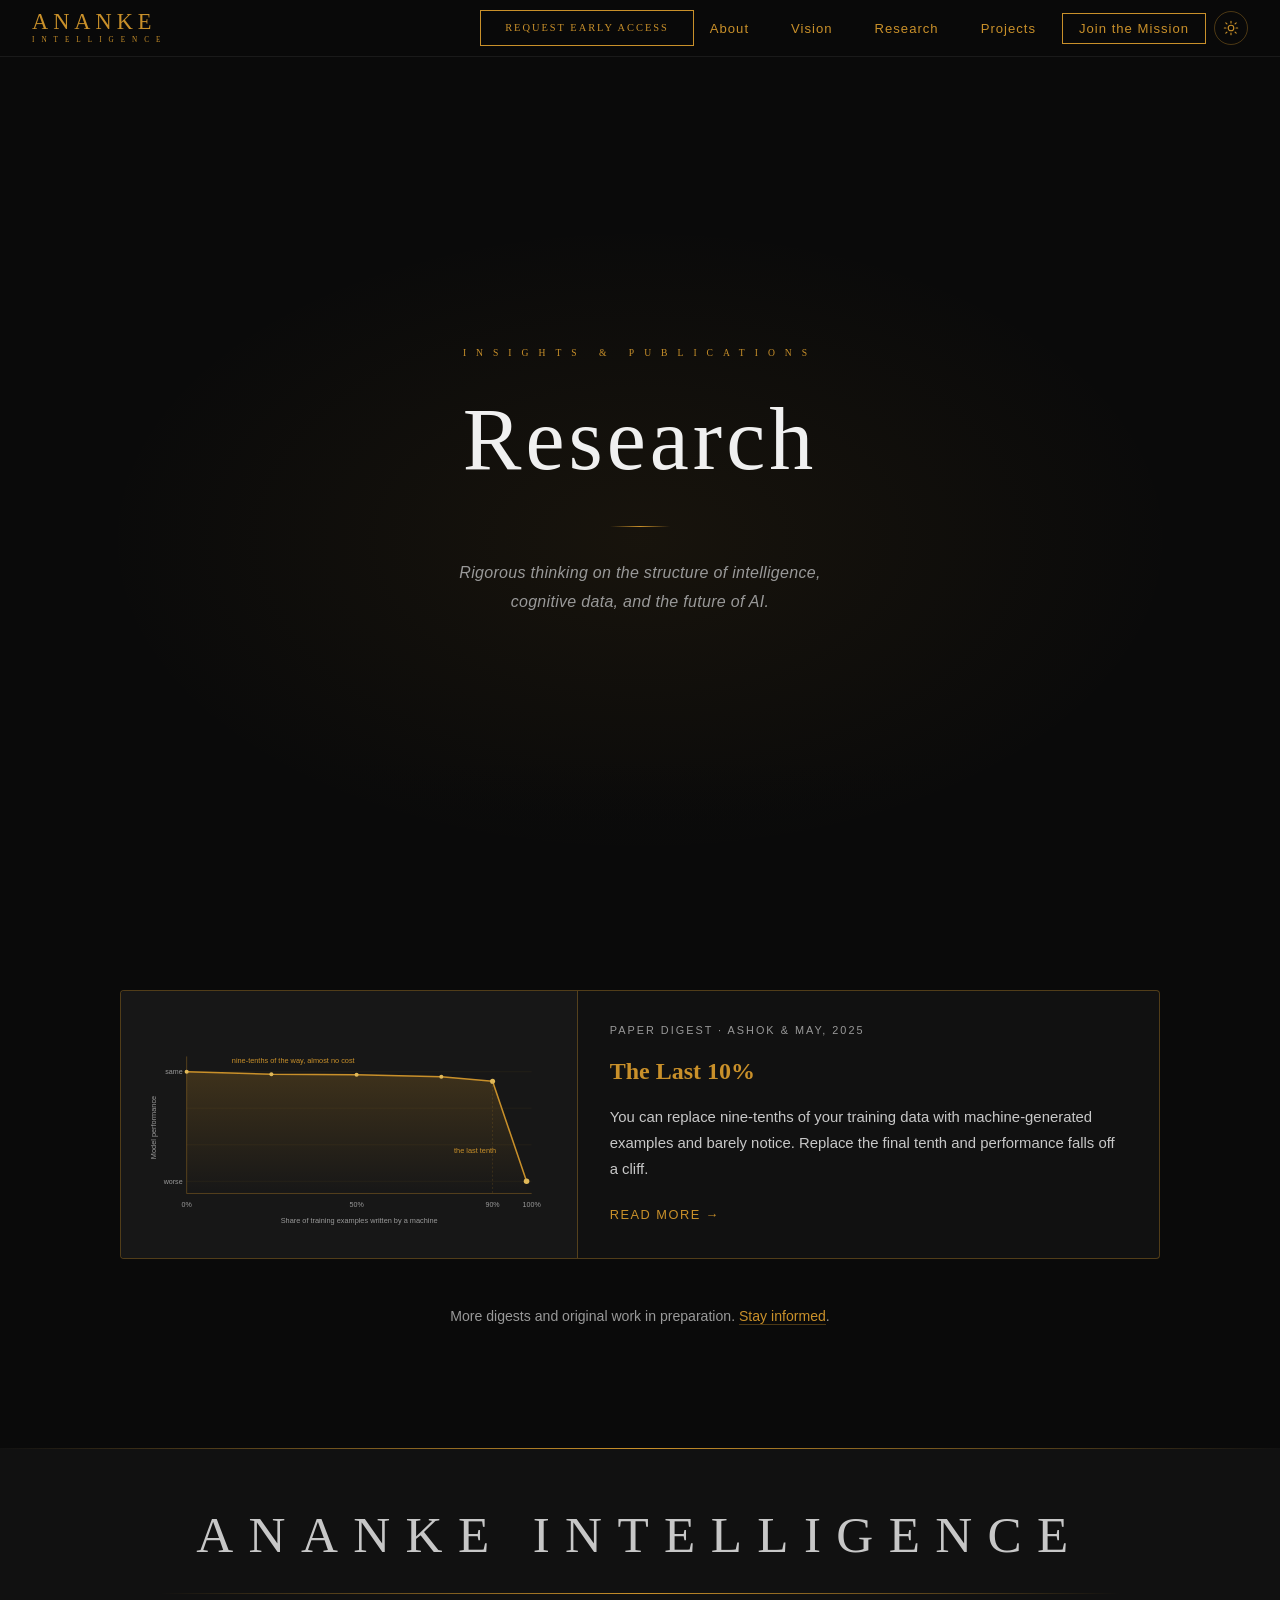
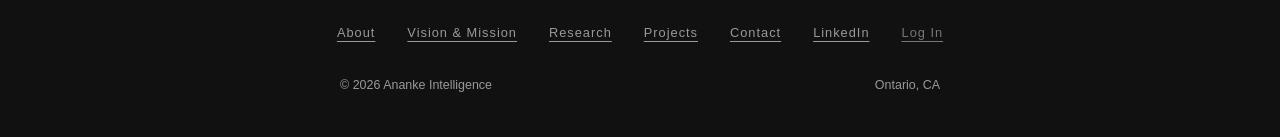
<file: research.html>
<!DOCTYPE html>
<html lang="en">
<head>
  <meta charset="UTF-8" />
  <meta name="viewport" content="width=device-width, initial-scale=1.0" />
  <!-- Security: restricts where scripts/styles may load from and where data may be sent.
       GitHub Pages cannot set real HTTP headers, so this is delivered as a meta tag. -->
  <meta http-equiv="Content-Security-Policy" content="
    default-src 'self';
    script-src 'self' 'unsafe-inline';
    style-src 'self' 'unsafe-inline' https://fonts.googleapis.com;
    font-src 'self' https://fonts.gstatic.com;
    img-src 'self' data:;
    connect-src 'self';
    frame-src 'none';
    form-action 'none';
    base-uri 'self';
    object-src 'none';
    upgrade-insecure-requests;" />
  <meta name="referrer" content="strict-origin-when-cross-origin" />
  <title>Research — Ananke Intelligence</title>
  <meta name="description" content="Research and insights from Ananke Intelligence on structured AI training data, didactic design, and mathematical reasoning for machine learning." />
  <meta name="keywords" content="AI research, training data research, mathematical reasoning, didactic design, AI alignment, structured learning" />
  <link rel="canonical" href="https://anankeintelligence.com/research.html" />

  <!-- Open Graph -->
  <meta property="og:type" content="website" />
  <meta property="og:url" content="https://anankeintelligence.com/research.html" />
  <meta property="og:title" content="Research — Ananke Intelligence" />
  <meta property="og:description" content="Research and insights from Ananke Intelligence on structured AI training data, didactic design, and mathematical reasoning for machine learning." />
  <meta property="og:image" content="https://anankeintelligence.com/pictures/ananke_logo_transparent_upscaled.png" />

  <!-- Twitter Card -->
  <meta name="twitter:card" content="summary_large_image" />
  <meta name="twitter:title" content="Research — Ananke Intelligence" />
  <meta name="twitter:description" content="Research and insights from Ananke Intelligence on structured AI training data, didactic design, and mathematical reasoning for machine learning." />
  <meta name="twitter:image" content="https://anankeintelligence.com/pictures/ananke_logo_transparent_upscaled.png" />

  <link rel="icon" type="image/png" href="pictures/logo_without_anankeintelligence.jpg" />
  <script>
    /* Applied before the first paint so a returning visitor never sees a
       flash of the other theme. No stored choice means no attribute, and the
       stylesheet's base tokens are the dark ones — dark is the default. */
    (function () {
      try {
        var t = localStorage.getItem('ananke-theme');
        if (t === 'light' || t === 'dark') document.documentElement.setAttribute('data-theme', t);
      } catch (e) {}
    })();
  </script>
  <link rel="stylesheet" href="styles.css?v=14" />
  <link rel="preconnect" href="https://fonts.googleapis.com" />
  <link rel="preconnect" href="https://fonts.gstatic.com" crossorigin />
  <link href="https://fonts.googleapis.com/css2?family=Cinzel:wght@400;600;700;800;900&family=Lato:wght@300;400;700&display=swap" rel="stylesheet" />
</head>
<body>

  <!-- NAVBAR -->
  <nav id="navbar">
    <div class="nav-logo">
      <a href="index.html" class="nav-wordmark">
        <span class="nav-wordmark-top">ANANKE</span>
        <span class="nav-wordmark-sub">INTELLIGENCE</span>
      </a>
    </div>
    <a href="contact.html" class="btn-early-access">Request Early Access</a>
    <div class="nav-right">
      <ul class="nav-links">
        <li><a href="index.html#about">About</a></li>
        <li><a href="vision.html">Vision</a></li>
        <li><a href="research.html">Research</a></li>
        <li><a href="projects.html">Projects</a></li>
        <li><a href="contact.html" class="btn-nav-join">Join the Mission</a></li>
      </ul>
      <button class="theme-toggle" type="button" aria-label="Switch theme" aria-pressed="false">
        <svg class="icon-sun" viewBox="0 0 24 24" fill="none" stroke="currentColor" stroke-width="1.7" stroke-linecap="round" aria-hidden="true">
          <circle cx="12" cy="12" r="4.2"/>
          <path d="M12 2v2.4M12 19.6V22M4.2 4.2l1.7 1.7M18.1 18.1l1.7 1.7M2 12h2.4M19.6 12H22M4.2 19.8l1.7-1.7M18.1 5.9l1.7-1.7"/>
        </svg>
        <svg class="icon-moon" viewBox="0 0 24 24" fill="none" stroke="currentColor" stroke-width="1.7" stroke-linecap="round" stroke-linejoin="round" aria-hidden="true">
          <path d="M20.5 14.6A8.6 8.6 0 0 1 9.4 3.5a8.6 8.6 0 1 0 11.1 11.1Z"/>
        </svg>
      </button>
      <button class="hamburger" id="hamburger" aria-label="Menu" aria-expanded="false">
        <span></span><span></span><span></span>
      </button>
    </div>
  </nav>

  <!-- Mobile menu -->
  <div class="mobile-menu" id="mobileMenu">
    <a href="index.html#about" onclick="closeMobileMenu()">About</a>
    <a href="vision.html" onclick="closeMobileMenu()">Vision &amp; Mission</a>
    <a href="research.html" onclick="closeMobileMenu()">Research</a>
    <a href="projects.html" onclick="closeMobileMenu()">Projects</a>
    <a href="contact.html" onclick="closeMobileMenu()">Join the Mission</a>
    <a href="contact.html" onclick="closeMobileMenu()" class="btn-mobile-access">Request Early Access</a>
    <a href="https://app.anankeintelligence.com" class="btn-mobile-login">Log In</a>
  </div>

  <!-- HERO -->
  <header class="vp-hero">
    <div class="vp-hero-inner">
      <span class="vp-overline">Insights &amp; Publications</span>
      <h1 class="vp-hero-title">Research</h1>
      <div class="vp-hero-rule"></div>
      <p class="vp-hero-tagline">Rigorous thinking on the structure of intelligence,<br />cognitive data, and the future of AI.</p>
    </div>
    <div class="vp-hero-fade"></div>
  </header>

  <!-- POSTS -->
  <section class="research-list">
    <div class="research-list-inner">

      <div class="research-grid">

        <a href="research/the-last-10/" class="research-card">
          <div class="research-card-media">
            <img src="pictures/the-last-10-chart.svg" alt="" />
          </div>
          <div class="research-card-body">
            <span class="research-card-kicker">Paper digest · Ashok &amp; May, 2025</span>
            <h2 class="research-card-title">The Last 10%</h2>
            <p class="research-card-excerpt">
              You can replace nine-tenths of your training data with machine-generated examples
              and barely notice. Replace the final tenth and performance falls off a cliff.
            </p>
            <span class="research-card-more">Read more →</span>
          </div>
        </a>

      </div>

      <p class="research-list-note">
        More digests and original work in preparation.
        <a href="contact.html">Stay informed</a>.
      </p>

    </div>
  </section>

  <!-- FOOTER -->
  <footer id="footer">
    <div class="footer-wordmark">ANANKE INTELLIGENCE</div>
    <div class="footer-divider"></div>
    <div class="footer-nav">
      <a href="index.html#about">About</a>
      <a href="vision.html">Vision &amp; Mission</a>
      <a href="research.html">Research</a>
      <a href="projects.html">Projects</a>
      <a href="contact.html">Contact</a>
      <a href="https://www.linkedin.com/company/ananke-intelligence" target="_blank" rel="noopener">LinkedIn</a>
      <a href="https://app.anankeintelligence.com" class="footer-login">Log In</a>
    </div>
    <div class="footer-bottom">
      <span>© 2026 Ananke Intelligence</span>
      <span>Ontario, CA</span>
    </div>
  </footer>

  <script src="script.js?v=14"></script>
</body>
</html>
</file>
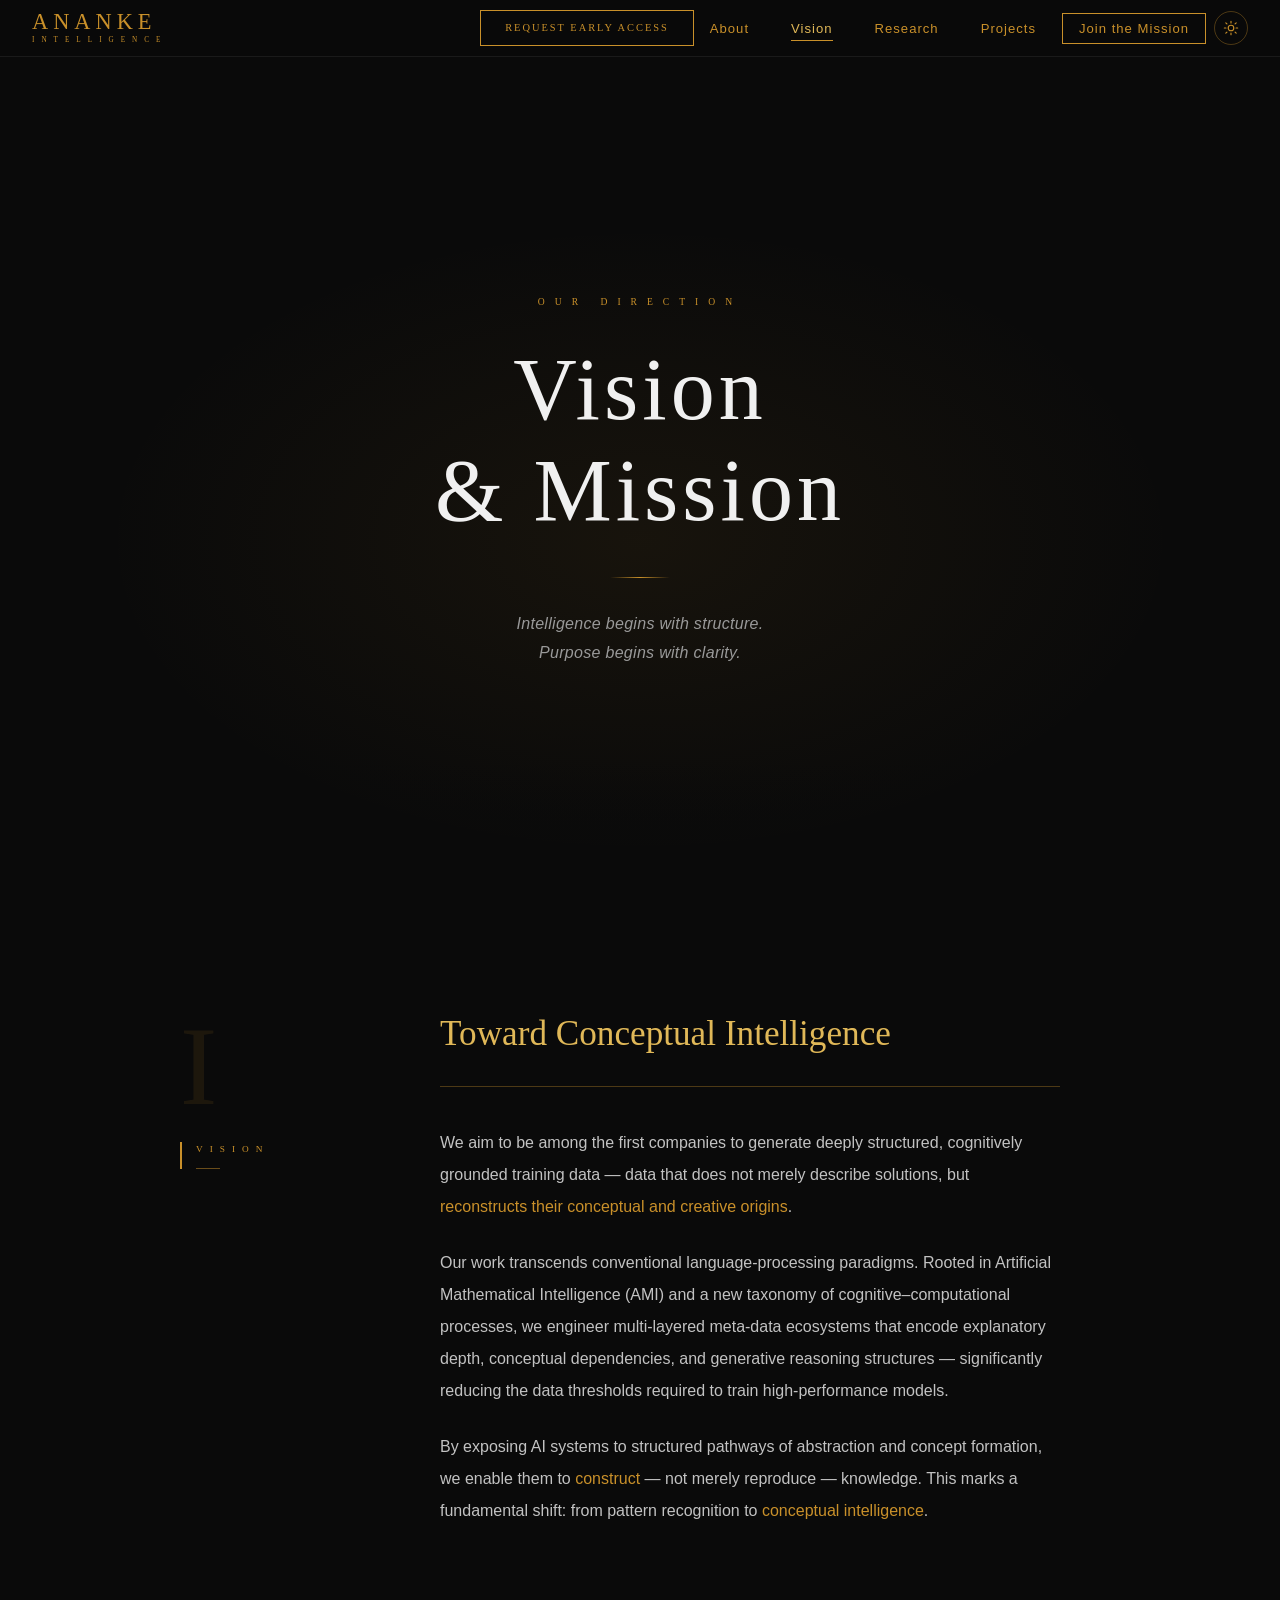
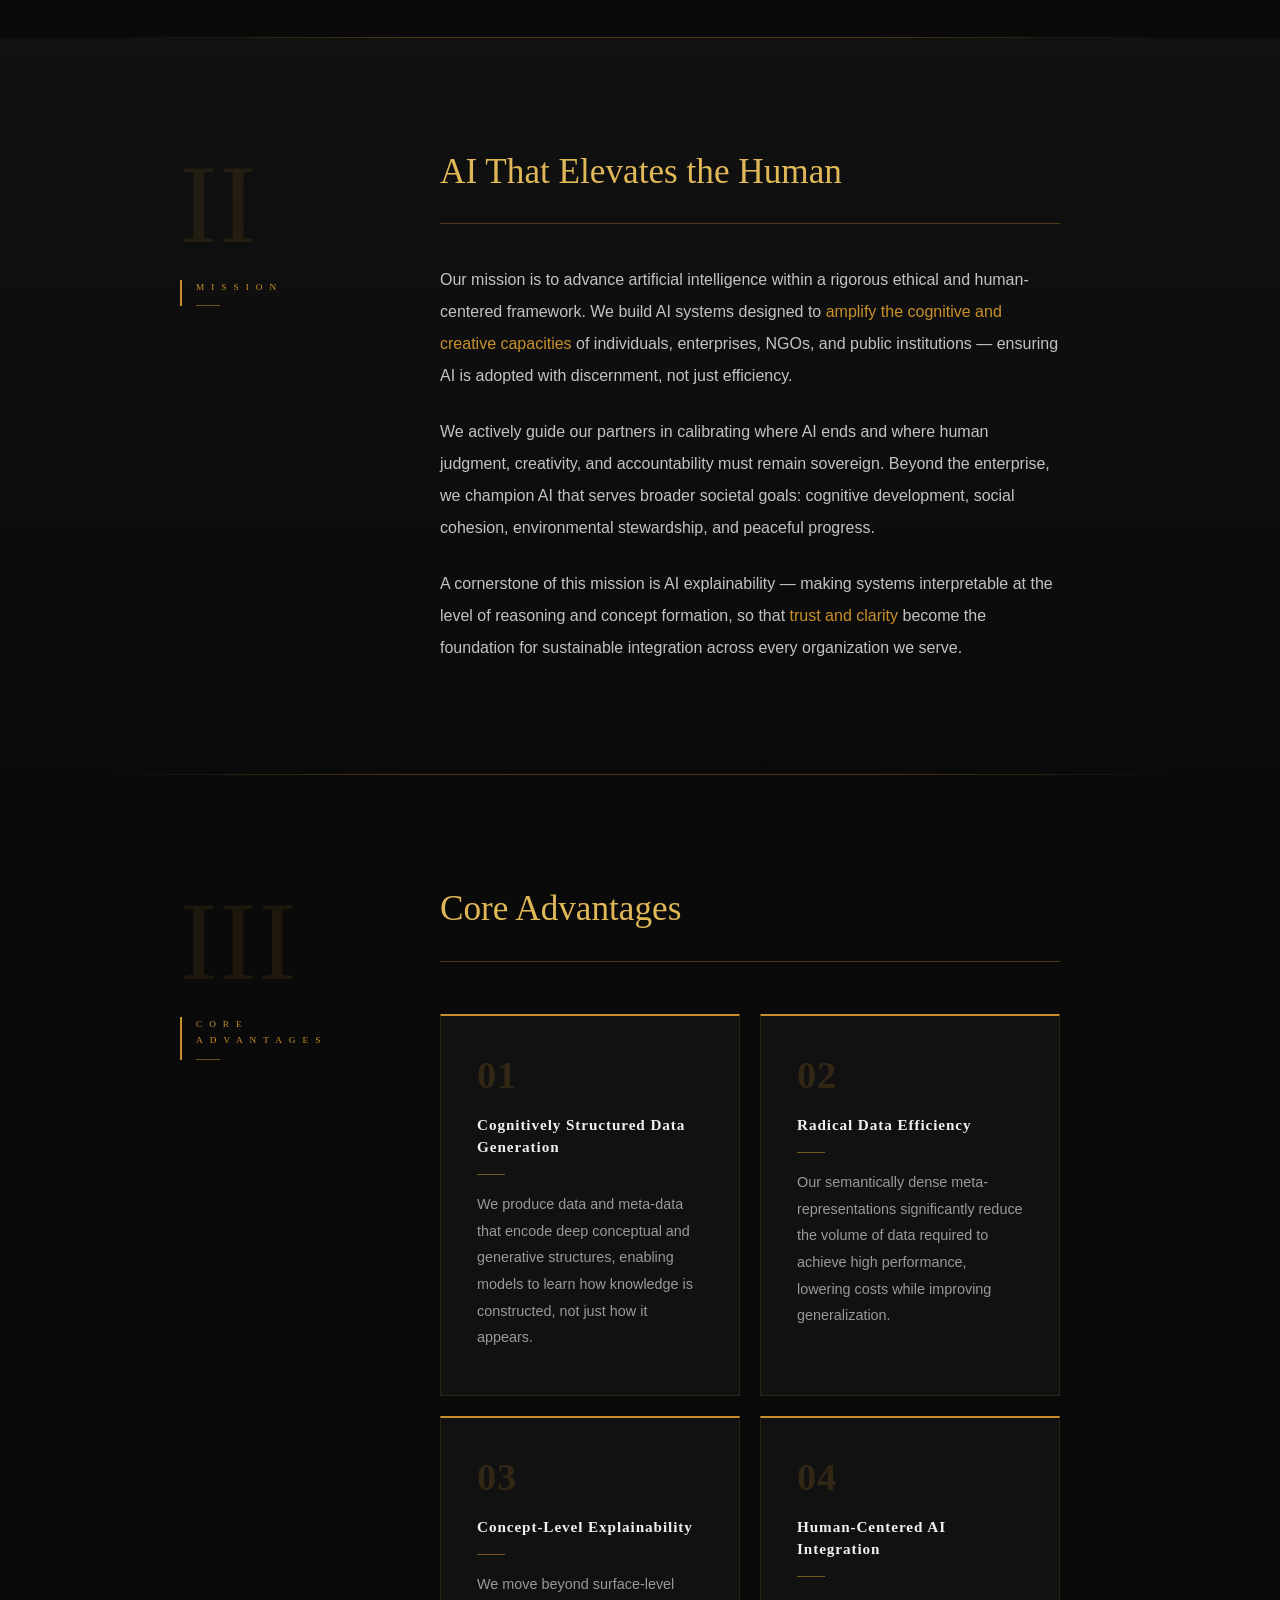
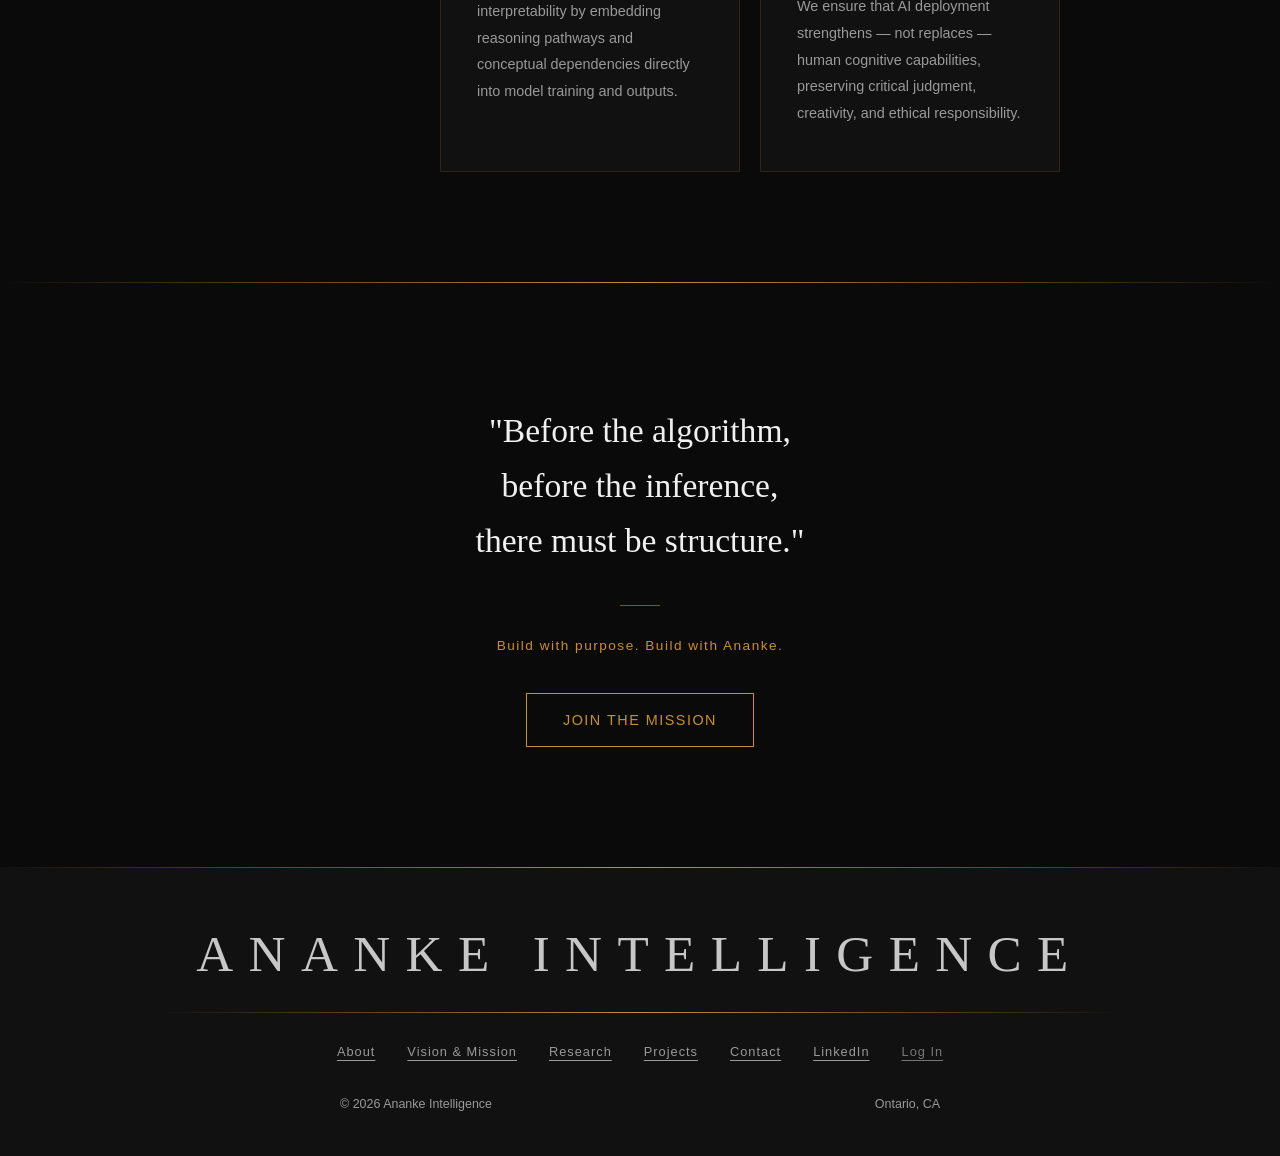
<file: vision.html>
<!DOCTYPE html>
<html lang="en">
<head>
  <meta charset="UTF-8" />
  <meta name="viewport" content="width=device-width, initial-scale=1.0" />
  <!-- Security: restricts where scripts/styles may load from and where data may be sent.
       GitHub Pages cannot set real HTTP headers, so this is delivered as a meta tag. -->
  <meta http-equiv="Content-Security-Policy" content="
    default-src 'self';
    script-src 'self' 'unsafe-inline';
    style-src 'self' 'unsafe-inline' https://fonts.googleapis.com;
    font-src 'self' https://fonts.gstatic.com;
    img-src 'self' data:;
    connect-src 'self';
    frame-src 'none';
    form-action 'none';
    base-uri 'self';
    object-src 'none';
    upgrade-insecure-requests;" />
  <meta name="referrer" content="strict-origin-when-cross-origin" />
  <title>Vision &amp; Mission — Ananke Intelligence</title>
  <meta name="description" content="Our vision is to pioneer cognitively grounded AI training data. Our mission is to advance AI within an ethical, human-centered framework." />
  <link rel="canonical" href="https://anankeintelligence.com/vision.html" />
  <meta property="og:type" content="website" />
  <meta property="og:url" content="https://anankeintelligence.com/vision.html" />
  <meta property="og:title" content="Vision &amp; Mission — Ananke Intelligence" />
  <meta property="og:image" content="https://anankeintelligence.com/pictures/ananke_logo_transparent_upscaled.png" />
  <link rel="icon" type="image/png" href="pictures/logo_without_anankeintelligence.jpg" />
  <script>
    /* Applied before the first paint so a returning visitor never sees a
       flash of the other theme. No stored choice means no attribute, and the
       stylesheet's base tokens are the dark ones — dark is the default. */
    (function () {
      try {
        var t = localStorage.getItem('ananke-theme');
        if (t === 'light' || t === 'dark') document.documentElement.setAttribute('data-theme', t);
      } catch (e) {}
    })();
  </script>
  <link rel="stylesheet" href="styles.css?v=14" />
  <link rel="preconnect" href="https://fonts.googleapis.com" />
  <link rel="preconnect" href="https://fonts.gstatic.com" crossorigin />
  <link href="https://fonts.googleapis.com/css2?family=Cinzel:wght@400;600;700;800;900&family=Lato:wght@300;400;700&display=swap" rel="stylesheet" />
</head>
<body>

  <!-- NAVBAR -->
  <nav id="navbar">
    <div class="nav-logo">
      <a href="index.html" class="nav-wordmark">
        <span class="nav-wordmark-top">ANANKE</span>
        <span class="nav-wordmark-sub">INTELLIGENCE</span>
      </a>
    </div>
    <a href="contact.html" class="btn-early-access">Request Early Access</a>
    <div class="nav-right">
      <ul class="nav-links">
        <li><a href="index.html#about">About</a></li>
        <li><a href="vision.html" class="nav-active">Vision</a></li>
        <li><a href="research.html">Research</a></li>
        <li><a href="projects.html">Projects</a></li>
        <li><a href="contact.html" class="btn-nav-join">Join the Mission</a></li>
      </ul>
      <button class="theme-toggle" type="button" aria-label="Switch theme" aria-pressed="false">
        <svg class="icon-sun" viewBox="0 0 24 24" fill="none" stroke="currentColor" stroke-width="1.7" stroke-linecap="round" aria-hidden="true">
          <circle cx="12" cy="12" r="4.2"/>
          <path d="M12 2v2.4M12 19.6V22M4.2 4.2l1.7 1.7M18.1 18.1l1.7 1.7M2 12h2.4M19.6 12H22M4.2 19.8l1.7-1.7M18.1 5.9l1.7-1.7"/>
        </svg>
        <svg class="icon-moon" viewBox="0 0 24 24" fill="none" stroke="currentColor" stroke-width="1.7" stroke-linecap="round" stroke-linejoin="round" aria-hidden="true">
          <path d="M20.5 14.6A8.6 8.6 0 0 1 9.4 3.5a8.6 8.6 0 1 0 11.1 11.1Z"/>
        </svg>
      </button>
      <button class="hamburger" id="hamburger" aria-label="Menu" aria-expanded="false">
        <span></span><span></span><span></span>
      </button>
    </div>
  </nav>

  <div class="mobile-menu" id="mobileMenu">
    <a href="index.html#about" onclick="closeMobileMenu()">About</a>
    <a href="vision.html" onclick="closeMobileMenu()">Vision &amp; Mission</a>
    <a href="research.html" onclick="closeMobileMenu()">Research</a>
    <a href="projects.html" onclick="closeMobileMenu()">Projects</a>
    <a href="contact.html" onclick="closeMobileMenu()">Join the Mission</a>
    <a href="contact.html" onclick="closeMobileMenu()" class="btn-mobile-access">Request Early Access</a>
    <a href="https://app.anankeintelligence.com" class="btn-mobile-login">Log In</a>
  </div>

  <!-- HERO -->
  <header class="vp-hero">
    <div class="vp-hero-inner">
      <span class="vp-overline">Our Direction</span>
      <h1 class="vp-hero-title">Vision<br />&amp; Mission</h1>
      <div class="vp-hero-rule"></div>
      <p class="vp-hero-tagline">Intelligence begins with structure.<br />Purpose begins with clarity.</p>
    </div>
    <div class="vp-hero-fade"></div>
  </header>

  <!-- VISION -->
  <section class="vp-section">
    <div class="vp-section-wrap">

      <div class="vp-meta">
        <span class="vp-numeral">I</span>
        <div class="vp-meta-label">
          <span class="vp-tag">Vision</span>
          <div class="vp-tag-rule"></div>
        </div>
      </div>

      <div class="vp-content">
        <h2 class="vp-title">Toward Conceptual Intelligence</h2>
        <div class="vp-text">
          <p>We aim to be among the first companies to generate deeply structured, cognitively grounded training data — data that does not merely describe solutions, but <strong>reconstructs their conceptual and creative origins</strong>.</p>
          <p>Our work transcends conventional language-processing paradigms. Rooted in Artificial Mathematical Intelligence (AMI) and a new taxonomy of cognitive–computational processes, we engineer multi-layered meta-data ecosystems that encode explanatory depth, conceptual dependencies, and generative reasoning structures — significantly reducing the data thresholds required to train high-performance models.</p>
          <p>By exposing AI systems to structured pathways of abstraction and concept formation, we enable them to <strong>construct</strong> — not merely reproduce — knowledge. This marks a fundamental shift: from pattern recognition to <strong>conceptual intelligence</strong>.</p>
        </div>
      </div>

    </div>
  </section>

  <div class="vp-divider"></div>

  <!-- MISSION -->
  <section class="vp-section vp-section--alt">
    <div class="vp-section-wrap">

      <div class="vp-meta">
        <span class="vp-numeral">II</span>
        <div class="vp-meta-label">
          <span class="vp-tag">Mission</span>
          <div class="vp-tag-rule"></div>
        </div>
      </div>

      <div class="vp-content">
        <h2 class="vp-title">AI That Elevates the Human</h2>
        <div class="vp-text">
          <p>Our mission is to advance artificial intelligence within a rigorous ethical and human-centered framework. We build AI systems designed to <strong>amplify the cognitive and creative capacities</strong> of individuals, enterprises, NGOs, and public institutions — ensuring AI is adopted with discernment, not just efficiency.</p>
          <p>We actively guide our partners in calibrating where AI ends and where human judgment, creativity, and accountability must remain sovereign. Beyond the enterprise, we champion AI that serves broader societal goals: cognitive development, social cohesion, environmental stewardship, and peaceful progress.</p>
          <p>A cornerstone of this mission is AI explainability — making systems interpretable at the level of reasoning and concept formation, so that <strong>trust and clarity</strong> become the foundation for sustainable integration across every organization we serve.</p>
        </div>
      </div>

    </div>
  </section>

  <div class="vp-divider"></div>

  <!-- CORE ADVANTAGES -->
  <section class="vp-section">
    <div class="vp-section-wrap">

      <div class="vp-meta">
        <span class="vp-numeral">III</span>
        <div class="vp-meta-label">
          <span class="vp-tag">Core Advantages</span>
          <div class="vp-tag-rule"></div>
        </div>
      </div>

      <div class="vp-content">
        <h2 class="vp-title">Core Advantages</h2>
        <div class="vp-advantages-grid">

          <div class="vp-adv-card">
            <span class="vp-adv-num">01</span>
            <h3 class="vp-adv-heading">Cognitively Structured Data Generation</h3>
            <div class="vp-adv-rule"></div>
            <p class="vp-adv-body">We produce data and meta-data that encode deep conceptual and generative structures, enabling models to learn how knowledge is constructed, not just how it appears.</p>
          </div>

          <div class="vp-adv-card">
            <span class="vp-adv-num">02</span>
            <h3 class="vp-adv-heading">Radical Data Efficiency</h3>
            <div class="vp-adv-rule"></div>
            <p class="vp-adv-body">Our semantically dense meta-representations significantly reduce the volume of data required to achieve high performance, lowering costs while improving generalization.</p>
          </div>

          <div class="vp-adv-card">
            <span class="vp-adv-num">03</span>
            <h3 class="vp-adv-heading">Concept-Level Explainability</h3>
            <div class="vp-adv-rule"></div>
            <p class="vp-adv-body">We move beyond surface-level interpretability by embedding reasoning pathways and conceptual dependencies directly into model training and outputs.</p>
          </div>

          <div class="vp-adv-card">
            <span class="vp-adv-num">04</span>
            <h3 class="vp-adv-heading">Human-Centered AI Integration</h3>
            <div class="vp-adv-rule"></div>
            <p class="vp-adv-body">We ensure that AI deployment strengthens — not replaces — human cognitive capabilities, preserving critical judgment, creativity, and ethical responsibility.</p>
          </div>

        </div>
      </div>

    </div>
  </section>

  <!-- CLOSING CTA -->
  <section class="vp-cta">
    <div class="vp-cta-inner">
      <p class="vp-cta-quote">"Before the algorithm,<br />before the inference,<br />there must be structure."</p>
      <div class="vp-cta-rule"></div>
      <p class="vp-cta-sub">Build with purpose. Build with Ananke.</p>
      <a href="contact.html" class="btn-gold">Join the Mission</a>
    </div>
  </section>

  <!-- FOOTER -->
  <footer id="footer">
    <div class="footer-wordmark">ANANKE INTELLIGENCE</div>
    <div class="footer-divider"></div>
    <div class="footer-nav">
      <a href="index.html#about">About</a>
      <a href="vision.html">Vision &amp; Mission</a>
      <a href="research.html">Research</a>
      <a href="projects.html">Projects</a>
      <a href="contact.html">Contact</a>
      <a href="https://www.linkedin.com/company/ananke-intelligence" target="_blank" rel="noopener">LinkedIn</a>
      <a href="https://app.anankeintelligence.com" class="footer-login">Log In</a>
    </div>
    <div class="footer-bottom">
      <span>© 2026 Ananke Intelligence</span>
      <span>Ontario, CA</span>
    </div>
  </footer>

  <script src="script.js?v=14"></script>
</body>
</html>
</file>
<file: styles.css>
/* ═══════════════════════════════════════════
   RESET & BASE
═══════════════════════════════════════════ */
*, *::before, *::after {
  margin: 0;
  padding: 0;
  box-sizing: border-box;
}

/* ═══════════════════════════════════════════
   THEME
   ───────────────────────────────────────────
   Two palettes, one set of names. Light mode is a designed palette rather
   than an inversion: the brand gold #c9902a only reaches 2.4:1 on white, so
   light mode drops to the darker #8b6320 (5.4:1) and the *-lt / *-dk pair
   swaps direction — "lt" always means "more emphasis", which on a dark page
   is brighter and on a light page is deeper.

   --gold-rgb / --text-rgb carry the bare channels so the many rgba() glows
   and scrims below can be written once and follow the theme.
═══════════════════════════════════════════ */
:root,
:root[data-theme='dark'] {
  --bg:         #0a0a0a;
  --bg-2:       #111111;
  --bg-3:       #171717;
  --gold:       #c9902a;
  --gold-lt:    #e0b858;
  --gold-dk:    #8b6320;
  --gold-rgb:   201, 144, 42;
  --gold-flare: #f0c060;
  --text:       #f0f0f0;
  --text-rgb:   240, 240, 240;
  --text-dim:   #999999;
  --border:     rgba(201, 144, 42, 0.35);
  --border-soft: rgba(255, 255, 255, 0.07);
  --nav-bg:     rgba(10, 10, 10, 0.95);
  --card-shadow: 0 10px 34px rgba(0, 0, 0, 0.45);
  /* Multiplier on every gold glow. A halo reads as light emitted from a dark
     surface; on cream it just reads as smudge, so light mode dials it down. */
  --glow:       1;
  --logo-filter: none;
  --icon-filter: none;
  --scheme:     dark;
}

:root[data-theme='light'] {
  color-scheme: light;
  --bg:         #faf9f7;
  --bg-2:       #f4f2ee;
  --bg-3:       #eae6df;
  --gold:       #8b6320;
  --gold-lt:    #6d4c14;
  --gold-dk:    #b98a2c;
  --gold-rgb:   139, 99, 32;
  --gold-flare: #a97518;
  --text:       #1a1713;
  --text-rgb:   26, 23, 19;
  --text-dim:   #5f574a;
  --border:     rgba(139, 99, 32, 0.24);
  --border-soft: rgba(0, 0, 0, 0.08);
  --nav-bg:     rgba(250, 249, 247, 0.94);
  --card-shadow: 0 10px 30px rgba(90, 70, 30, 0.12);
  --glow:       0.28;
  /* The seal and icons are gold foil rendered against black. On cream they
     read thin, so nudge weight and saturation back. */
  --logo-filter: brightness(0.92) saturate(1.1) contrast(1.06);
  --icon-filter: brightness(0.5) saturate(1.45) contrast(1.15);
  --scheme:     light;
}

/* Dark is the default, not a preference. The site is a black-and-gold brand
   and that is the version people should meet first; light exists for anyone
   who wants it and is opted into explicitly. So there is deliberately no
   prefers-color-scheme rule here — no stored choice means the dark tokens
   above apply, whatever the operating system says.
   ─────────────────────────────────────────────────────────────────────── */

:root {
  --font-head: 'Cinzel', serif;
  --font-body: 'Lato', sans-serif;
  /* Kept so the ~120 rules written against the old names still resolve. */
  --white: var(--text);
  --gray:  var(--text-dim);
  color-scheme: dark;
}

html {
  scroll-behavior: smooth;
}

body {
  background-color: var(--bg);
  color: var(--text);
  font-family: var(--font-body);
  font-weight: 300;
  line-height: 1.7;
  overflow-x: hidden;
}

/* Brand PNGs are baked for a dark background. */
.hero-seal,
.who-logo { filter: var(--logo-filter); }

.feature-icon img,
.process-icon img,
.client-icon img { filter: var(--icon-filter); }

img {
  max-width: 100%;
  display: block;
}

a {
  color: inherit;
  text-decoration: none;
}

/* ═══════════════════════════════════════════
   UTILITY
═══════════════════════════════════════════ */
.section-inner {
  max-width: 960px;
  margin: 0 auto;
  padding: 100px 60px;
}

.section-title {
  font-family: var(--font-head);
  font-size: clamp(2rem, 4vw, 2.9rem);
  font-weight: 400;
  color: var(--text);
  margin-bottom: 20px;
  line-height: 1.15;
  text-align: left;
}

.section-subtitle {
  font-size: 1.02rem;
  color: var(--text-dim);
  margin-bottom: 60px;
  font-weight: 300;
  text-align: center;
}

/* Overline + title + hairline. Repeated at the top of each section so the
   page has a rhythm you can feel while scrolling past it. */
.section-head {
  display: flex;
  flex-direction: column;
  margin-bottom: 56px;
}
.section-head--center { align-items: center; text-align: center; }
.section-head--center .section-title { text-align: center; }

.section-overline {
  display: block;
  font-family: var(--font-head);
  font-size: 0.6rem;
  letter-spacing: 6px;
  text-transform: uppercase;
  color: var(--gold);
  margin-bottom: 18px;
}

.section-head .section-subtitle { margin-bottom: 0; }

.section-rule {
  width: 46px;
  height: 1px;
  background: var(--gold);
  opacity: .55;
  margin-top: 24px;
}

/* Only "How We Build" title is centered */
#how-we-build .section-title {
  text-align: center;
}

.gold-divider {
  width: 100%;
  height: 1px;
  background: linear-gradient(90deg, transparent, var(--gold), transparent);
}

.btn-gold {
  display: inline-block;
  padding: 14px 36px;
  border: 1px solid var(--gold);
  color: var(--gold);
  font-family: var(--font-body);
  font-size: 0.9rem;
  letter-spacing: 1.5px;
  text-transform: uppercase;
  cursor: pointer;
  background: transparent;
  transition: background 0.3s, color 0.3s;
}
.btn-gold:hover {
  color: var(--gold-lt);
  border-color: var(--gold-lt);
  box-shadow: 0 0 22px rgba(var(--gold-rgb), calc(0.4 * var(--glow))), inset 0 0 16px rgba(var(--gold-rgb), calc(0.1 * var(--glow)));
}

.btn-gold-outline {
  display: inline-block;
  padding: 12px 32px;
  border: 1px solid var(--gold);
  border-radius: 30px;
  color: var(--white);
  font-family: var(--font-body);
  font-size: 0.9rem;
  letter-spacing: 0.5px;
  text-transform: none;
  cursor: pointer;
  background: transparent;
  transition: border-color 0.3s, box-shadow 0.3s;
}
.btn-gold-outline:hover {
  border-color: var(--gold-lt);
  box-shadow: 0 0 18px rgba(var(--gold-rgb), calc(0.5 * var(--glow))), inset 0 0 12px rgba(var(--gold-rgb), calc(0.08 * var(--glow)));
}

/* ═══════════════════════════════════════════
   NAVBAR
═══════════════════════════════════════════ */
#navbar {
  position: fixed;
  top: 0; left: 0; right: 0;
  z-index: 1000;
  display: grid;
  grid-template-columns: 1fr auto 1fr;
  align-items: center;
  padding: 10px 32px;
  background: var(--nav-bg);
  backdrop-filter: blur(8px);
  border-bottom: 1px solid var(--border-soft);
  transition: border-color .3s ease, box-shadow .3s ease;
}

/* Once the page has moved, the bar earns a defined edge. */
#navbar.scrolled {
  border-bottom-color: var(--border);
  box-shadow: 0 1px 20px rgba(0, 0, 0, calc(0.35 * var(--glow)));
}

.nav-logo {
  display: flex;
  align-items: center;
  flex-shrink: 0;
}

.nav-wordmark {
  display: flex;
  flex-direction: column;
  align-items: flex-start;
  line-height: 1;
  gap: 4px;
  text-decoration: none;
}
.nav-wordmark-top,
.nav-wordmark-sub {
  font-family: 'Cinzel', serif;
  color: var(--gold);
}
.nav-wordmark-top {
  font-size: 1.4rem;
  font-weight: 400;
  letter-spacing: 5px;
}
.nav-wordmark-sub {
  font-size: 0.45rem;
  font-weight: 400;
  letter-spacing: 7px;
}

/* center — Request Early Access */
.btn-early-access {
  grid-column: 2;
  justify-self: center;
}

.btn-early-access {
  padding: 8px 24px;
  border: 1px solid var(--gold);
  color: var(--gold);
  font-family: var(--font-head);
  font-size: 0.65rem;
  letter-spacing: 2px;
  text-transform: uppercase;
  transition: box-shadow 0.35s ease, color 0.35s ease, border-color 0.35s ease;
  white-space: nowrap;
  background: transparent;
}
.btn-early-access:hover {
  color: var(--gold-lt);
  border-color: var(--gold-lt);
  box-shadow: 0 0 18px rgba(var(--gold-rgb), calc(0.35 * var(--glow))), inset 0 0 14px rgba(var(--gold-rgb), calc(0.08 * var(--glow)));
}

/* Everything right of the centre CTA shares one flex row, so the theme
   toggle can sit beside the links on desktop and beside the hamburger on
   mobile without a second grid column. */
.nav-right {
  grid-column: 3;
  justify-self: end;
  display: flex;
  align-items: center;
  gap: 8px;
}

.nav-links {
  display: flex;
  list-style: none;
  gap: 10px;
  align-items: center;
}

/* ── Theme toggle ── */
.theme-toggle {
  display: inline-flex;
  align-items: center;
  justify-content: center;
  width: 34px;
  height: 34px;
  flex-shrink: 0;
  border: 1px solid var(--border);
  border-radius: 50%;
  background: transparent;
  color: var(--gold);
  cursor: pointer;
  padding: 0;
  transition: color .25s ease, border-color .25s ease, background .25s ease;
}
.theme-toggle:hover {
  color: var(--gold-lt);
  border-color: var(--gold-lt);
  background: rgba(var(--gold-rgb), 0.08);
}
.theme-toggle svg {
  width: 16px;
  height: 16px;
  display: block;
}
/* One button, two glyphs: show the icon for the mode the click will produce,
   which is the convention people already read on other sites. */
.theme-toggle .icon-sun  { display: block; }
.theme-toggle .icon-moon { display: none; }
:root[data-theme='light'] .theme-toggle .icon-sun  { display: none; }
:root[data-theme='light'] .theme-toggle .icon-moon { display: block; }
.nav-links a {
  font-size: 0.82rem;
  letter-spacing: 1px;
  color: var(--gold);
  padding: 7px 16px;
  background: transparent;
  border: none;
  transition: color 0.25s;
  position: relative;
}
.nav-links a::after {
  content: '';
  position: absolute;
  bottom: 2px;
  left: 16px;
  right: 16px;
  height: 1px;
  background: var(--gold);
  transform: scaleX(0);
  transition: transform 0.25s ease;
}
.nav-links a:hover {
  color: var(--gold-lt);
}
.nav-links a:hover::after {
  transform: scaleX(1);
}
.btn-nav-join {
  background: transparent !important;
  border: 1px solid var(--gold) !important;
  color: var(--gold) !important;
  transition: box-shadow 0.35s ease, color 0.35s ease, border-color 0.35s ease !important;
}
.btn-nav-join:hover {
  background: transparent !important;
  color: var(--gold-lt) !important;
  border-color: var(--gold-lt) !important;
  box-shadow: 0 0 18px rgba(var(--gold-rgb), calc(0.35 * var(--glow))), inset 0 0 14px rgba(var(--gold-rgb), calc(0.08 * var(--glow))) !important;
}
.btn-nav-join::after {
  display: none !important;
}

/* Nav items must never wrap. The navbar grid is 1fr auto 1fr, which forces
   the links column to match the logo column, so it runs out of room long
   before the page does — and wrapping breaks the bordered buttons apart. */
.nav-links a {
  white-space: nowrap;
}

/* Log In — deliberately the quietest link on the page. The platform is
   invite-only, so this is a door for the handful of people who already have
   a key, not a call to action. Styling it like the gold CTAs would invite
   visitors to click something they cannot get into. */
.footer-login {
  color: var(--gray) !important;
  opacity: .75;
}
.footer-login:hover {
  color: var(--gold) !important;
  opacity: 1;
}

/* Hamburger */
.hamburger {
  display: none;
  flex-direction: column;
  gap: 5px;
  background: none;
  border: none;
  cursor: pointer;
  padding: 4px;
}
.hamburger span {
  display: block;
  width: 24px;
  height: 2px;
  background: var(--gold);
  transition: all 0.3s;
}

/* Mobile menu */
.mobile-menu {
  display: none;
  position: fixed;
  top: 62px; left: 0; right: 0;
  background: var(--nav-bg);
  z-index: 999;
  flex-direction: column;
  padding: 24px 32px;
  gap: 20px;
  border-bottom: 1px solid var(--border);
}
.mobile-menu.open {
  display: flex;
}
.mobile-menu a {
  font-size: 0.95rem;
  letter-spacing: 1px;
  color: var(--white);
  padding: 8px 0;
  border-bottom: 1px solid var(--border);
  transition: color 0.2s;
}
.mobile-menu a:hover {
  color: var(--gold);
}
.btn-mobile-access {
  padding: 10px 0 !important;
  color: var(--gold) !important;
  border-bottom: none !important;
}
.btn-mobile-login {
  color: var(--gray) !important;
  font-size: 0.82rem !important;
  border-bottom: none !important;
  border-top: 1px solid var(--border) !important;
  padding-top: 14px !important;
  margin-top: 4px;
}
.btn-mobile-login:hover {
  color: var(--gold) !important;
}

/* ═══════════════════════════════════════════
   HERO
═══════════════════════════════════════════ */
/* The old hero stacked a 300px seal, a wordmark PNG and a tagline down the
   middle: three pieces of logo before a single word of argument. This one
   leads with the claim and keeps the seal as the anchor of the network
   drawing, which is where it earns its size. */
#hero {
  position: relative;
  min-height: 100vh;
  display: flex;
  align-items: center;
  background: var(--bg);
  overflow: hidden;
}

/* The network. Sits behind everything and never eats a click. */
.hero-canvas {
  position: absolute;
  inset: 0;
  width: 100%;
  height: 100%;
  z-index: 0;
  pointer-events: none;
}

.hero-inner {
  position: relative;
  z-index: 2;
  width: 100%;
  max-width: 1180px;
  margin: 0 auto;
  padding: 130px 60px 90px;
  display: grid;
  grid-template-columns: minmax(0, 1.25fr) minmax(0, 0.85fr);
  align-items: center;
  gap: 56px;
}

.hero-copy { max-width: 600px; }

.hero-overline {
  display: block;
  font-family: var(--font-head);
  font-size: 0.62rem;
  letter-spacing: 6px;
  text-transform: uppercase;
  color: var(--gold);
  margin-bottom: 26px;
}

.hero-title {
  font-family: var(--font-head);
  font-size: clamp(2.1rem, 4.4vw, 3.2rem);
  font-weight: 400;
  line-height: 1.16;
  letter-spacing: 0.5px;
  color: var(--text);
  margin-bottom: 26px;
}
.hero-title em {
  font-style: normal;
  color: var(--gold);
}

.hero-lede {
  font-size: 1.03rem;
  line-height: 1.9;
  color: var(--text-dim);
  max-width: 480px;
  margin-bottom: 38px;
}

.hero-actions {
  display: flex;
  flex-wrap: wrap;
  gap: 14px;
  align-items: center;
}

/* Filled, because on a page this restrained one solid shape is enough to
   say "start here" without a second colour. */
.btn-solid {
  display: inline-block;
  padding: 14px 32px;
  background: var(--gold);
  color: var(--bg);
  border: 1px solid var(--gold);
  font-size: 0.82rem;
  font-weight: 700;
  letter-spacing: 1.6px;
  text-transform: uppercase;
  border-radius: 2px;
  transition: background .25s ease, border-color .25s ease, transform .25s ease;
}
.btn-solid:hover {
  background: var(--gold-lt);
  border-color: var(--gold-lt);
  transform: translateY(-2px);
}

.btn-quiet {
  display: inline-block;
  padding: 14px 30px;
  border: 1px solid var(--border);
  color: var(--text);
  font-size: 0.82rem;
  letter-spacing: 1.2px;
  border-radius: 2px;
  transition: border-color .25s ease, color .25s ease, transform .25s ease;
}
.btn-quiet:hover {
  border-color: var(--gold);
  color: var(--gold);
  transform: translateY(-2px);
}

/* — Visual column — */
.hero-visual {
  position: relative;
  display: flex;
  align-items: center;
  justify-content: center;
  min-height: 340px;
}

.hero-visual::before {
  content: '';
  position: absolute;
  width: 130%;
  aspect-ratio: 1;
  background: radial-gradient(circle, rgba(var(--gold-rgb), calc(0.16 * var(--glow))) 0%, transparent 62%);
  pointer-events: none;
}

.hero-seal {
  position: relative;
  width: clamp(190px, 24vw, 300px);
  height: auto;
  object-fit: contain;
  animation: seal-float 9s ease-in-out infinite;
}

@keyframes seal-float {
  0%, 100% { transform: translateY(0); }
  50%      { transform: translateY(-12px); }
}

.hero-tagline-sub {
  margin-top: 22px;
  text-align: center;
  font-size: 0.72rem;
  letter-spacing: 4px;
  text-transform: uppercase;
  color: var(--text-dim);
  opacity: .7;
}

/* Scroll cue — a hairline that drains downward. Quieter than an arrow. */
.hero-scroll {
  position: absolute;
  bottom: 34px;
  left: 50%;
  transform: translateX(-50%);
  z-index: 2;
  display: flex;
  flex-direction: column;
  align-items: center;
  gap: 10px;
  font-size: 0.6rem;
  letter-spacing: 3px;
  text-transform: uppercase;
  color: var(--text-dim);
  opacity: .6;
}
.hero-scroll span { display: block; }
.hero-scroll i {
  display: block;
  width: 1px;
  height: 42px;
  background: linear-gradient(to bottom, var(--gold), transparent);
  animation: scroll-drain 2.4s ease-in-out infinite;
  transform-origin: top;
}
@keyframes scroll-drain {
  0%   { transform: scaleY(0); opacity: 0; }
  40%  { transform: scaleY(1); opacity: 1; }
  100% { transform: scaleY(1); opacity: 0; }
}

@media (max-width: 900px) {
  .hero-inner {
    grid-template-columns: 1fr;
    gap: 42px;
    padding: 120px 32px 100px;
    text-align: center;
    justify-items: center;
  }
  .hero-copy { max-width: 100%; }
  .hero-lede { margin-left: auto; margin-right: auto; }
  .hero-actions { justify-content: center; }
  /* Seal first on small screens: it is the fastest thing to recognise when
     the headline has been squeezed to three lines. */
  .hero-visual { order: -1; min-height: 0; }
  .hero-scroll { display: none; }
}

@media (prefers-reduced-motion: reduce) {
  .hero-seal { animation: none; }
  .hero-scroll i { animation: none; opacity: .8; }
}

@keyframes tagline-entrance {
  0%   { opacity: 0; letter-spacing: 3px; }
  40%  { opacity: 1; letter-spacing: 1px; }
  60%  { opacity: 1; text-shadow: 0 0 14px rgba(var(--gold-rgb), calc(0.7 * var(--glow))); }
  80%  { opacity: 0.8; text-shadow: none; }
  100% { opacity: 1; text-shadow: none; }
}

@keyframes pulse-beat {
  0%, 100% { opacity: 0.65; text-shadow: none; }
  50%       { opacity: 1; text-shadow: 0 0 18px rgba(var(--gold-rgb), calc(0.75 * var(--glow))); }
}

@keyframes pulse-logo {
  0%, 100% { transform: scale(1); filter: drop-shadow(0 0 0px rgba(var(--gold-rgb), calc(0 * var(--glow)))); }
  50%       { transform: scale(1.05); filter: drop-shadow(0 0 14px rgba(var(--gold-rgb), calc(0.55 * var(--glow)))); }
}

.hero-tagline {
  font-size: 0.95rem;
  color: var(--gray);
  letter-spacing: 1px;
  margin: 12px 0 32px;
  animation: tagline-entrance 2.4s ease-out 0.6s both, pulse-beat 3.5s ease-in-out 3.2s infinite;
  cursor: default;
  transition: text-shadow 0.5s ease, letter-spacing 0.5s ease, opacity 0.5s ease;
}
.hero-tagline:hover {
  text-shadow: 0 0 18px rgba(var(--gold-rgb), calc(0.9 * var(--glow)));
  letter-spacing: 2.5px;
  opacity: 0.8;
}

.hero-gradient-bottom {
  position: absolute;
  bottom: 0; left: 0; right: 0;
  height: 120px;
  background: linear-gradient(to bottom, transparent, var(--bg));
  pointer-events: none;
}

/* ═══════════════════════════════════════════
   QUOTE
═══════════════════════════════════════════ */
#quote {
  position: relative;
  background: var(--bg-2);
  border-top: 1px solid transparent;
  border-bottom: 1px solid transparent;
  border-image: linear-gradient(90deg, transparent, var(--gold), transparent) 1;
}

.quote-inner {
  max-width: 860px;
  margin: 0 auto;
  padding: 110px 40px;
  text-align: center;
}

/* Was set in the display serif at up to 2.4rem, which made a rhetorical
   question compete with the page title for weight. Smaller, in the body
   face, it reads as someone speaking rather than announcing. */
.quote-text {
  font-family: var(--font-body);
  font-size: clamp(1.35rem, 2.6vw, 1.95rem);
  font-weight: 300;
  color: var(--text);
  line-height: 1.55;
  margin-bottom: 26px;
}

.quote-question {
  font-family: var(--font-head);
  color: var(--gold);
  font-size: clamp(1.3rem, 2.4vw, 1.8rem);
  margin-bottom: 44px;
}

.quote-divider {
  width: 48px;
  height: 1px;
  background: var(--gold);
  margin: 0 auto 40px;
  opacity: 0.6;
}

.quote-answer {
  font-family: var(--font-body);
  font-size: clamp(0.9rem, 1.6vw, 1.05rem);
  font-weight: 300;
  color: var(--white);
  line-height: 1.9;
  max-width: 600px;
  margin: 0 auto;
}


/* ═══════════════════════════════════════════
   VISION & MISSION
═══════════════════════════════════════════ */
#vision-mission {
  background: linear-gradient(180deg, var(--bg) 0%, var(--bg-2) 50%, var(--bg) 100%);
}

.vm-header {
  text-align: center;
  margin-bottom: 72px;
}

.vm-overline {
  display: block;
  font-family: var(--font-head);
  font-size: 0.6rem;
  letter-spacing: 8px;
  color: var(--gold);
  text-transform: uppercase;
  margin-bottom: 16px;
}

.vm-heading {
  font-family: var(--font-head);
  font-size: clamp(2rem, 4vw, 3rem);
  font-weight: 400;
  color: var(--white);
  letter-spacing: 2px;
  margin-bottom: 24px;
}

.vm-heading-rule {
  width: 60px;
  height: 1px;
  background: linear-gradient(90deg, transparent, var(--gold), transparent);
  margin: 0 auto;
}

.vm-grid {
  display: grid;
  grid-template-columns: 1fr 1px 1fr;
  gap: 0 56px;
  align-items: start;
}

.vm-divider {
  background: linear-gradient(to bottom, transparent, var(--gold) 15%, var(--gold) 85%, transparent);
  align-self: stretch;
  width: 1px;
}

.vm-card-top {
  margin-bottom: 28px;
  padding-bottom: 20px;
  border-bottom: 1px solid var(--border);
}

.vm-label {
  font-family: var(--font-head);
  font-size: 0.58rem;
  letter-spacing: 7px;
  color: var(--gold);
  text-transform: uppercase;
  display: block;
  margin-bottom: 12px;
}

.vm-title {
  font-family: var(--font-head);
  font-size: clamp(1.25rem, 2vw, 1.6rem);
  font-weight: 400;
  color: var(--gold-lt);
  line-height: 1.35;
  margin: 0;
}

.vm-card p {
  font-family: var(--font-body);
  font-size: 0.93rem;
  color: rgba(var(--text-rgb), 0.78);
  font-weight: 300;
  line-height: 1.95;
  margin-bottom: 16px;
  text-align: justify;
}

.vm-card p:last-child {
  margin-bottom: 0;
}

.vm-card em {
  color: var(--gold);
  font-style: normal;
  font-weight: 400;
}

/* ═══════════════════════════════════════════
   WHY ANANKE
═══════════════════════════════════════════ */
#about {
  background: var(--bg);
}

.features-grid {
  display: grid;
  grid-template-columns: repeat(2, 1fr);
  gap: 22px;
}

/* Previously four blocks of loose text in two columns, which left the reader
   guessing where one claim ended and the next began. Bounded surfaces do that
   job without a single extra word. */
.feature-card {
  display: flex;
  flex-direction: column;
  gap: 10px;
  background: var(--bg-2);
  border: 1px solid var(--border-soft);
  border-top: 2px solid var(--gold);
  border-radius: 3px;
  padding: 34px 32px 36px;
  transition: transform .3s ease, border-color .3s ease, box-shadow .3s ease;
}
.feature-card:hover {
  transform: translateY(-4px);
  border-color: var(--border);
  border-top-color: var(--gold-lt);
  box-shadow: var(--card-shadow);
}

.feature-icon {
  width: 40px;
  height: 40px;
  margin-bottom: 10px;
}
.feature-icon img {
  width: 100%;
  height: 100%;
  object-fit: contain;
}

.feature-card h3 {
  font-family: var(--font-body);
  font-size: 0.86rem;
  font-weight: 700;
  letter-spacing: 1px;
  color: var(--gold);
  text-transform: uppercase;
}

/* Justified text opens rivers of whitespace at column widths this narrow. */
.feature-card p {
  font-size: 0.91rem;
  color: var(--text-dim);
  font-weight: 300;
  line-height: 1.8;
  text-align: left;
}

/* ═══════════════════════════════════════════
   HOW WE BUILD
═══════════════════════════════════════════ */
#how-we-build {
  background: var(--bg-2);
}

.how-title {
  line-height: 1.2;
  margin-bottom: 56px;
  text-align: center;
}

/* Three steps in a row rather than a column. The work is a sequence, and a
   row says "these follow one another" in a way a stack does not. */
.process-list {
  display: grid;
  grid-template-columns: repeat(3, 1fr);
  gap: 0;
  max-width: 940px;
  margin: 0 auto;
  position: relative;
}

/* Hairline running behind the icons, tying the three together. */
.process-list::before {
  content: '';
  position: absolute;
  top: 24px;
  left: 16%;
  right: 16%;
  height: 1px;
  background: linear-gradient(90deg, transparent, var(--border), var(--border), transparent);
}

.process-step {
  position: relative;
  display: flex;
  flex-direction: column;
  align-items: center;
  text-align: center;
  gap: 18px;
  padding: 0 22px;
}

.process-icon {
  width: 48px;
  height: 48px;
  flex-shrink: 0;
  display: flex;
  align-items: center;
  justify-content: center;
  background: var(--bg-2);
  border-radius: 50%;
  padding: 2px;
}
.process-icon img {
  width: 100%;
  height: 100%;
  object-fit: contain;
}

.process-num {
  font-family: var(--font-head);
  font-size: 0.62rem;
  letter-spacing: 4px;
  text-transform: uppercase;
  color: var(--gold);
  opacity: .8;
}

.process-step p {
  font-size: 0.93rem;
  color: var(--text-dim);
  font-weight: 300;
  line-height: 1.8;
  padding-top: 0;
  max-width: 240px;
}

.process-cta {
  margin-top: 64px;
  display: flex;
  justify-content: center;
}

@media (max-width: 760px) {
  .process-list {
    grid-template-columns: 1fr;
    gap: 44px;
  }
  .process-list::before { display: none; }
  .process-step { padding: 0; }
  .process-step p { max-width: 100%; }
  .process-cta { justify-content: center; }
}

/* ═══════════════════════════════════════════
   WHO WE WORK WITH
═══════════════════════════════════════════ */
#who-we-work {
  background: var(--bg);
}

.who-inner {
  display: flex;
  align-items: center;
  gap: 48px;
  justify-content: space-between;
  max-width: 820px;
}

.who-left {
  flex: 1;
}

/* Who We Work With — title left-aligned, smaller so it fits one line */
#who-we-work .section-title {
  text-align: left;
  font-size: clamp(1.8rem, 3.2vw, 2.6rem);
}

.who-right {
  flex-shrink: 0;
  width: 180px;
  display: flex;
  flex-direction: column;
  align-items: center;
  gap: 8px;
  background: none;
  border: none;
  padding: 0;
}

.who-logo {
  width: 140px;
  height: 140px;
  object-fit: contain;
  animation: pulse-logo 4s ease-in-out 1s infinite;
}

.who-logo-label {
  font-family: var(--font-head);
  font-size: 0.95rem;
  font-weight: 400;
  letter-spacing: 2px;
  color: var(--gold);
  text-align: center;
  line-height: 1.5;
}
.who-logo-label small {
  display: block;
  font-family: var(--font-body);
  font-size: 0.52rem;
  font-weight: 300;
  letter-spacing: 4px;
  color: var(--gold);
}

.client-list {
  list-style: none;
  display: flex;
  flex-direction: column;
  gap: 6px;
  margin: 36px 0 50px;
}

.client-list li {
  display: flex;
  align-items: center;
  gap: 20px;
  padding: 16px 18px;
  border: 1px solid transparent;
  border-radius: 3px;
  transition: background .25s ease, border-color .25s ease;
}
.client-list li:hover {
  background: var(--bg-2);
  border-color: var(--border-soft);
}

.client-icon {
  width: 40px;
  height: 40px;
  flex-shrink: 0;
}
.client-icon img {
  width: 100%;
  height: 100%;
  object-fit: contain;
}

.client-list span {
  font-size: 0.94rem;
  color: var(--text);
  font-weight: 300;
  line-height: 1.6;
  padding-top: 0;
}

.who-tagline {
  border-top: 1px solid var(--border);
  margin-top: 40px;
  padding-top: 40px;
  display: flex;
  flex-direction: column;
  align-items: center;
  text-align: center;
  gap: 24px;
}

.who-tagline p {
  font-family: var(--font-body);
  font-size: clamp(1rem, 1.6vw, 1.3rem);
  color: var(--text);
  font-weight: 300;
  line-height: 1.7;
}

.gold-line {
  font-family: var(--font-head) !important;
  color: var(--gold) !important;
  font-size: 0.95rem !important;
}
.gold-line strong {
  font-weight: 700;
}

.italic-line {
  font-style: normal;
  color: var(--gray) !important;
  font-size: 0.88rem !important;
  letter-spacing: 1px;
  animation: tagline-entrance 2.4s ease-out 0.8s both, pulse-beat 3.5s ease-in-out 3.4s infinite;
  cursor: pointer;
}

.italic-line .char {
  display: inline-block;
  color: var(--gray);
}

.italic-line .char.inev-letter {
  color: var(--gold-lt);
  font-size: 1.15em;
}

@keyframes char-flare {
  0%   { color: var(--text-dim);  transform: translateY(0)   scale(1);    text-shadow: none; }
  35%  { color: var(--gold-flare);      transform: translateY(-4px) scale(1.15); text-shadow: 0 0 12px rgba(var(--gold-rgb), calc(0.95 * var(--glow))), 0 0 28px rgba(var(--gold-rgb), calc(0.6 * var(--glow))); }
  100% { color: var(--text-dim);  transform: translateY(0)   scale(1);    text-shadow: none; }
}

.italic-line .char.flare {
  animation: char-flare 0.75s ease-out forwards;
}

/* ═══════════════════════════════════════════
   FOOTER
═══════════════════════════════════════════ */
#footer {
  background: var(--bg);
  text-align: center;
  padding: 60px 40px 40px;
  border-top: 1px solid transparent;
  border-image: linear-gradient(90deg, transparent, var(--gold), transparent) 1;
}

.footer-wordmark {
  font-family: var(--font-head);
  font-size: clamp(1.6rem, 4.5vw, 3.2rem);
  font-weight: 400;
  letter-spacing: 0.3em;
  color: var(--text);
  line-height: 1;
  white-space: nowrap;
  margin-bottom: 32px;
  opacity: 0.9;
}

.footer-divider {
  width: 80%;
  height: 1px;
  background: linear-gradient(90deg, transparent, var(--gold), transparent);
  margin: 0 auto 28px;
}

.footer-nav {
  display: flex;
  flex-wrap: wrap;
  justify-content: center;
  gap: 14px 32px;
  margin-bottom: 32px;
}

.footer-nav a {
  font-size: 0.8rem;
  letter-spacing: 1px;
  color: var(--gray);
  text-decoration: underline;
  text-underline-offset: 4px;
  transition: color 0.2s;
}
.footer-nav a:hover {
  color: var(--gold);
}

.footer-bottom {
  display: flex;
  justify-content: space-between;
  max-width: 600px;
  margin: 0 auto;
  font-size: 0.78rem;
  color: var(--gray);
}

/* ═══════════════════════════════════════════
   RESEARCH PAGE
═══════════════════════════════════════════ */
.page-hero {
  padding-top: 62px;
  min-height: 100vh;
  display: flex;
  flex-direction: column;
}

.page-breadcrumb {
  padding: 20px 60px;
  font-size: 0.8rem;
  color: var(--gold);
  letter-spacing: 1px;
  border-bottom: 1px solid var(--border);
  max-width: 960px;
  margin: 0 auto;
  width: 100%;
}

.research-content {
  flex: 1;
  max-width: 960px;
  margin: 0 auto;
  padding: 60px 60px;
  width: 100%;
}

.research-content h1 {
  font-family: var(--font-head);
  font-size: clamp(2.4rem, 5vw, 3.6rem);
  font-weight: 900;
  color: var(--white);
  margin-bottom: 60px;
}

.research-empty {
  display: flex;
  flex-direction: column;
  align-items: center;
  justify-content: center;
  padding: 120px 40px;
  text-align: center;
  gap: 12px;
}

.research-empty h2 {
  font-family: var(--font-head);
  font-size: 1.3rem;
  font-weight: 700;
  color: var(--white);
}

.research-empty p {
  font-size: 0.9rem;
  color: var(--gray);
}

/* ═══════════════════════════════════════════
   CONTACT PAGE
═══════════════════════════════════════════ */
.contact-page {
  padding-top: 62px;
  min-height: 100vh;
}

.contact-page-header {
  padding: 60px 60px 0;
  max-width: 960px;
  margin: 0 auto;
}

.contact-page-header h1 {
  font-family: var(--font-head);
  font-size: clamp(2.4rem, 5vw, 3.6rem);
  font-weight: 400;
  color: var(--white);
  margin-bottom: 10px;
}

.contact-page-header .sub1 {
  font-family: var(--font-head);
  font-size: 0.9rem;
  color: var(--gold);
  margin-bottom: 4px;
}

.contact-page-header .sub2 {
  font-family: var(--font-head);
  font-size: 0.9rem;
  color: var(--gold-lt);
  margin-bottom: 0;
}

.contact-page-form-wrap {
  background: var(--bg-2);
  margin-top: 32px;
  padding: 50px 40px 60px;
}

.contact-page-form {
  max-width: 840px;
  margin: 0 auto;
  display: flex;
  flex-direction: column;
  gap: 20px;
}

.contact-page-form .form-row {
  display: grid;
  grid-template-columns: 1fr 1fr;
  gap: 16px;
}

.contact-page-form .form-group {
  display: flex;
  flex-direction: column;
  gap: 6px;
}

.contact-page-form .form-group label {
  font-size: 0.75rem;
  letter-spacing: 0.5px;
  color: var(--white);
  font-weight: 400;
}

.contact-page-form .form-group label .req {
  color: var(--gold);
  margin-left: 2px;
}

.contact-page-form .form-group input,
.contact-page-form .form-group textarea {
  background: var(--bg);
  border: 1px solid var(--border);
  color: var(--text);
  padding: 10px 12px;
  font-family: var(--font-body);
  font-size: 0.88rem;
  font-weight: 400;
  outline: none;
  transition: box-shadow 0.2s;
}

.contact-page-form .form-group input:focus,
.contact-page-form .form-group textarea:focus {
  box-shadow: 0 0 0 2px var(--gold);
}

.contact-page-form .form-group textarea {
  resize: vertical;
  min-height: 90px;
}

/* Budget checkboxes */
.budget-label {
  font-size: 0.75rem;
  letter-spacing: 0.5px;
  color: var(--white);
  font-weight: 400;
  margin-bottom: 8px;
  display: block;
}

.checkbox-group {
  display: flex;
  flex-direction: column;
  gap: 8px;
}

.checkbox-group label {
  display: flex;
  align-items: center;
  gap: 10px;
  font-size: 0.85rem;
  color: var(--white);
  cursor: pointer;
  font-weight: 300;
}

.checkbox-group input[type="checkbox"] {
  width: 14px;
  height: 14px;
  accent-color: var(--gold);
  cursor: pointer;
  flex-shrink: 0;
}

.contact-page-form .btn-submit {
  display: inline-block;
  width: 100%;
  padding: 14px;
  background: var(--gold);
  border: none;
  color: var(--bg);
  font-family: var(--font-body);
  font-size: 0.9rem;
  font-weight: 700;
  letter-spacing: 1.5px;
  text-transform: uppercase;
  cursor: pointer;
  transition: background 0.25s;
  margin-top: 8px;
}
.contact-page-form .btn-submit:hover {
  background: var(--gold-lt);
  color: var(--bg);
}

.contact-page-form .form-status {
  font-size: 0.88rem;
  padding: 8px 0;
  min-height: 20px;
  text-align: center;
}
.contact-page-form .form-status.success { color: #7fbf7f; }
.contact-page-form .form-status.error   { color: #cf6679; }

/* Honeypot — moved off-screen rather than display:none, since some bots skip
   hidden fields. Invisible to people, still present in the DOM for bots to fill. */
.hp-field {
  position: absolute;
  left: -9999px;
  width: 1px;
  height: 1px;
  overflow: hidden;
}

/* reCAPTCHA widget — only occupies space once a site key is configured. */
.recaptcha-wrap {
  display: flex;
  justify-content: center;
  margin: 4px 0 8px;
}
.recaptcha-wrap:empty { margin: 0; }

/* ═══════════════════════════════════════════
   VISION PAGE
═══════════════════════════════════════════ */

/* — Hero — */
.vp-hero {
  position: relative;
  padding-top: 62px;
  min-height: 100vh;
  display: flex;
  align-items: center;
  justify-content: center;
  background: var(--bg);
  text-align: center;
  overflow: hidden;
}

.vp-hero::before {
  content: '';
  position: absolute;
  inset: 0;
  background:
    radial-gradient(ellipse 60% 50% at 50% 60%, rgba(var(--gold-rgb), 0.07) 0%, transparent 70%);
  pointer-events: none;
}

.vp-hero-inner {
  position: relative;
  z-index: 2;
  display: flex;
  flex-direction: column;
  align-items: center;
  padding: 0 40px;
  max-width: 800px;
}

.vp-overline {
  display: block;
  font-family: var(--font-head);
  font-size: 0.6rem;
  letter-spacing: 10px;
  color: var(--gold);
  text-transform: uppercase;
  margin-bottom: 28px;
}

.vp-hero-title {
  font-family: var(--font-head);
  font-size: clamp(3.2rem, 8vw, 5.5rem);
  font-weight: 400;
  color: var(--white);
  letter-spacing: 4px;
  line-height: 1.15;
  margin-bottom: 36px;
}

.vp-hero-rule {
  width: 60px;
  height: 1px;
  background: linear-gradient(90deg, transparent, var(--gold), transparent);
  margin-bottom: 32px;
}

.vp-hero-tagline {
  font-family: var(--font-body);
  font-size: 1rem;
  color: var(--gray);
  font-weight: 300;
  font-style: italic;
  line-height: 1.8;
  letter-spacing: 0.3px;
}

.vp-hero-fade {
  position: absolute;
  bottom: 0; left: 0; right: 0;
  height: 140px;
  background: linear-gradient(to bottom, transparent, var(--bg));
  pointer-events: none;
}

/* — Active nav link — */
.nav-active {
  color: var(--gold-lt) !important;
}
.nav-active::after {
  transform: scaleX(1) !important;
}

/* — Vision / Mission sections — */
.vp-section {
  background: var(--bg);
}

.vp-section--alt {
  background: linear-gradient(180deg, var(--bg-2) 0%, var(--bg) 100%);
}

.vp-section-wrap {
  max-width: 1080px;
  margin: 0 auto;
  padding: 110px 80px;
  display: flex;
  gap: 80px;
  align-items: flex-start;
}

/* Left meta column */
.vp-meta {
  flex: 0 0 180px;
  position: sticky;
  top: 100px;
  display: flex;
  flex-direction: column;
  align-items: flex-start;
}

.vp-numeral {
  font-family: var(--font-head);
  font-size: 7rem;
  font-weight: 400;
  color: var(--gold);
  opacity: 0.1;
  line-height: 1;
  margin-bottom: 20px;
  letter-spacing: 2px;
  display: block;
}

.vp-meta-label {
  border-left: 2px solid var(--gold);
  padding-left: 14px;
}

.vp-tag {
  display: block;
  font-family: var(--font-head);
  font-size: 0.58rem;
  letter-spacing: 7px;
  color: var(--gold);
  text-transform: uppercase;
  margin-bottom: 10px;
}

.vp-tag-rule {
  width: 24px;
  height: 1px;
  background: var(--gold);
  opacity: 0.5;
}

/* Right content column */
.vp-content {
  flex: 1;
  max-width: 620px;
}

.vp-title {
  font-family: var(--font-head);
  font-size: clamp(1.6rem, 2.8vw, 2.2rem);
  font-weight: 400;
  color: var(--gold-lt);
  line-height: 1.35;
  margin-bottom: 40px;
  padding-bottom: 28px;
  border-bottom: 1px solid var(--border);
}

.vp-text p {
  font-family: var(--font-body);
  font-size: 1rem;
  color: rgba(var(--text-rgb), 0.8);
  font-weight: 300;
  line-height: 2;
  margin-bottom: 24px;
}

.vp-text p:last-child {
  margin-bottom: 0;
}

.vp-text strong {
  color: var(--gold);
  font-weight: 400;
}

/* — Section divider — */
.vp-divider {
  max-width: 1080px;
  margin: 0 auto;
  height: 1px;
  background: linear-gradient(90deg, transparent 0%, var(--gold) 30%, var(--gold) 70%, transparent 100%);
  opacity: 0.35;
}

/* — Core Advantages Grid — */
.vp-advantages-grid {
  display: grid;
  grid-template-columns: repeat(2, 1fr);
  gap: 20px;
  margin-top: 52px;
}

.vp-adv-card {
  background: var(--bg-2);
  border: 1px solid rgba(var(--gold-rgb), 0.15);
  border-top: 2px solid var(--gold);
  padding: 40px 36px 44px;
  display: flex;
  flex-direction: column;
  gap: 0;
  transition: background 0.25s ease, border-color 0.25s ease;
}

.vp-adv-card:hover {
  background: rgba(var(--gold-rgb), 0.04);
  border-color: rgba(var(--gold-rgb), 0.4);
  border-top-color: var(--gold-lt);
}

.vp-adv-num {
  font-family: 'Cinzel', serif;
  font-size: 2.4rem;
  font-weight: 700;
  color: var(--gold);
  opacity: 0.18;
  line-height: 1;
  margin-bottom: 20px;
  letter-spacing: 0.02em;
}

.vp-adv-heading {
  font-family: 'Cinzel', serif;
  font-size: 0.95rem;
  font-weight: 600;
  letter-spacing: 0.06em;
  color: var(--white);
  line-height: 1.45;
  margin: 0 0 16px;
}

.vp-adv-rule {
  width: 28px;
  height: 1px;
  background: var(--gold);
  opacity: 0.55;
  margin-bottom: 16px;
  flex-shrink: 0;
}

.vp-adv-body {
  font-family: 'Lato', sans-serif;
  font-size: 0.9rem;
  font-weight: 300;
  color: var(--gray);
  line-height: 1.85;
  margin: 0;
}

@media (max-width: 768px) {
  .vp-advantages-grid {
    grid-template-columns: 1fr;
    gap: 16px;
  }

  .vp-adv-card {
    padding: 32px 28px 36px;
  }
}

/* — Research Coming Soon — */
.research-soon {
  display: flex;
  align-items: center;
  justify-content: center;
  min-height: 52vh;
  padding: 80px 40px;
}

.research-soon-inner {
  max-width: 620px;
  text-align: center;
}

.research-soon-title {
  font-family: 'Cinzel', serif;
  font-size: clamp(1.5rem, 3.5vw, 2.2rem);
  font-weight: 400;
  letter-spacing: 0.06em;
  color: var(--white);
  margin: 14px 0 28px;
}

.research-soon-rule {
  width: 40px;
  height: 1px;
  background: var(--gold);
  opacity: 0.6;
  margin: 0 auto 32px;
}

.research-soon-body {
  font-family: 'Lato', sans-serif;
  font-size: 0.95rem;
  font-weight: 300;
  color: var(--gray);
  line-height: 1.85;
  margin-bottom: 40px;
}

/* — Project Page Elements — */
.proj-status {
  display: block;
  font-family: 'Lato', sans-serif;
  font-size: 0.7rem;
  font-weight: 400;
  letter-spacing: 0.22em;
  text-transform: uppercase;
  color: var(--gold);
  opacity: 0.75;
  margin-bottom: 14px;
}

.proj-name {
  font-family: 'Cinzel', serif;
  font-size: 0.7rem;
  font-weight: 700;
  letter-spacing: 0.3em;
  color: var(--gold);
  border: 1px solid rgba(var(--gold-rgb), 0.4);
  display: inline-block;
  padding: 5px 14px;
  margin-bottom: 18px;
}

.proj-links {
  display: flex;
  flex-wrap: wrap;
  gap: 48px;
  margin-top: 32px;
}

.proj-links-sep {
  width: 1px;
  height: 18px;
  background: rgba(var(--gold-rgb), 0.35);
  align-self: center;
}

.proj-ext-link {
  display: inline-flex;
  align-items: center;
  gap: 8px;
  font-family: 'Cinzel', serif;
  font-size: 0.75rem;
  font-weight: 600;
  letter-spacing: 0.1em;
  color: var(--gold);
  text-decoration: none;
  border-bottom: 1px solid rgba(var(--gold-rgb), 0.35);
  padding-bottom: 4px;
  transition: color 0.2s ease, border-color 0.2s ease;
}

.proj-ext-link:hover {
  color: var(--gold-lt);
  border-color: var(--gold-lt);
}

.proj-ext-arrow {
  font-size: 1rem;
  line-height: 1;
}

.proj-access-badge {
  display: inline-flex;
  align-items: center;
  gap: 10px;
  margin-top: 32px;
  font-family: 'Lato', sans-serif;
  font-size: 0.78rem;
  font-weight: 400;
  letter-spacing: 0.08em;
  color: var(--gray);
  border: 1px solid rgba(var(--gold-rgb), 0.2);
  padding: 8px 18px;
}

.proj-access-dot {
  width: 6px;
  height: 6px;
  border-radius: 50%;
  background: var(--gold);
  flex-shrink: 0;
  animation: proj-pulse 2.5s ease-in-out infinite;
}

@keyframes proj-pulse {
  0%, 100% { opacity: 1; }
  50% { opacity: 0.3; }
}

/* — Closing CTA — */
.vp-cta {
  background: var(--bg);
  border-top: 1px solid transparent;
  border-image: linear-gradient(90deg, transparent, var(--gold), transparent) 1;
}

.vp-cta-inner {
  max-width: 680px;
  margin: 0 auto;
  padding: 120px 40px;
  text-align: center;
  display: flex;
  flex-direction: column;
  align-items: center;
  gap: 0;
}

.vp-cta-quote {
  font-family: var(--font-head);
  font-size: clamp(1.4rem, 2.8vw, 2.1rem);
  font-weight: 400;
  color: var(--white);
  line-height: 1.65;
  margin-bottom: 36px;
}

.vp-cta-rule {
  width: 40px;
  height: 1px;
  background: var(--gold);
  opacity: 0.6;
  margin-bottom: 28px;
}

.vp-cta-sub {
  font-family: var(--font-body);
  font-size: 0.85rem;
  color: var(--gold);
  letter-spacing: 1.5px;
  margin-bottom: 36px;
  font-weight: 300;
}

/* — Vision page responsive — */
@media (max-width: 800px) {
  .vp-section-wrap {
    flex-direction: column;
    gap: 32px;
    padding: 70px 32px;
  }
  .vp-meta {
    position: static;
    flex-direction: row;
    align-items: center;
    gap: 20px;
    flex: none;
    width: 100%;
  }
  .vp-numeral {
    font-size: 4rem;
    margin-bottom: 0;
  }
  .vp-content {
    max-width: 100%;
  }
  .vp-hero-title {
    font-size: clamp(2.6rem, 10vw, 4rem);
  }
  .vp-divider {
    margin: 0 32px;
  }
}

/* ═══════════════════════════════════════════
   ANIMATIONS
═══════════════════════════════════════════ */
.fade-in {
  opacity: 0;
  transform: translateY(30px);
  transition: opacity 0.7s ease, transform 0.7s ease;
}
.fade-in.visible {
  opacity: 1;
  transform: translateY(0);
}

/* ═══════════════════════════════════════════
   RESPONSIVE
═══════════════════════════════════════════ */
@media (max-width: 900px) {
  .nav-links { display: none; }
  .btn-early-access { display: none; }
  .hamburger { display: flex; }

  .who-inner {
    flex-direction: column;
    gap: 24px;
  }
  .who-right {
    align-self: flex-start;
  }
}

@media (max-width: 680px) {
  .section-inner {
    padding: 70px 24px;
  }

  .vm-grid {
    grid-template-columns: 1fr;
    gap: 0;
  }
  .vm-divider {
    height: 1px;
    width: 60%;
    margin: 48px auto;
    background: linear-gradient(to right, transparent, var(--gold), transparent);
    align-self: auto;
  }

  .features-grid {
    grid-template-columns: 1fr;
    gap: 40px;
  }

  .contact-page-form .form-row {
    grid-template-columns: 1fr;
  }

  .hero-seal {
    width: 220px;
    height: 220px;
  }
  .hero-wordmark {
    width: 280px;
  }

  .process-cta {
    justify-content: flex-start;
  }

  .footer-wordmark {
    font-size: clamp(0.85rem, 4.6vw, 3rem);
    letter-spacing: 0.2em;
    white-space: nowrap;
  }

  .footer-bottom {
    flex-direction: column;
    align-items: center;
    gap: 6px;
  }

  .contact-page-header,
  .research-content {
    padding-left: 24px;
    padding-right: 24px;
  }

  .contact-page-form-wrap {
    padding: 32px 24px 48px;
  }

  .quote-inner {
    padding: 70px 24px;
  }

  .page-breadcrumb {
    padding: 20px 24px;
  }

  #footer {
    padding: 40px 24px 32px;
  }

  .hero-seal {
    width: 180px;
    height: 180px;
  }

  .hero-wordmark {
    width: clamp(220px, 80vw, 280px);
  }

  .section-title {
    font-size: clamp(1.8rem, 7vw, 2.8rem);
  }
}

/* ═══════════════════════════════════════════
   RESEARCH INDEX — POST CARDS
═══════════════════════════════════════════ */
.research-list { padding: 90px 24px 120px; }
.research-list-inner { max-width: 1040px; margin: 0 auto; }

/* One post per row. A stacked list reads as a sequence of articles; a grid of
   tiles reads as a product catalogue. */
.research-grid { display: flex; flex-direction: column; gap: 30px; }

.research-card {
  display: grid;
  grid-template-columns: minmax(0, 44%) minmax(0, 1fr);
  align-items: center;
  background: var(--bg-2);
  border: 1px solid var(--border);
  border-radius: 4px;
  overflow: hidden;
  transition: border-color .3s ease, transform .3s ease, box-shadow .3s ease;
}
.research-card:hover {
  border-color: var(--gold-lt);
  transform: translateY(-3px);
  box-shadow: var(--card-shadow);
}

/* The chart is the argument, so it gets room to breathe rather than being
   cropped to a uniform thumbnail. */
.research-card-media {
  background: var(--bg-3);
  border-right: 1px solid var(--border);
  padding: 22px 20px 16px;
  height: 100%;
  display: flex;
  align-items: center;
}
.research-card-media img { width: 100%; height: auto; display: block; }

.research-card-body { padding: 30px 32px; }

.research-card-kicker {
  display: block;
  font-size: .68rem;
  letter-spacing: 2px;
  text-transform: uppercase;
  color: var(--gray);
  margin-bottom: 12px;
}
.research-card-title {
  font-family: var(--font-head);
  font-size: 1.5rem;
  font-weight: 700;
  color: var(--gold);
  margin-bottom: 12px;
}
.research-card-excerpt {
  font-size: .93rem;
  line-height: 1.75;
  color: var(--white);
  opacity: .82;
  margin-bottom: 18px;
}
.research-card-more {
  font-size: .8rem;
  letter-spacing: 1.5px;
  text-transform: uppercase;
  color: var(--gold);
}
.research-card:hover .research-card-more { color: var(--gold-lt); }

.research-list-note {
  margin-top: 46px;
  text-align: center;
  font-size: .88rem;
  color: var(--gray);
}
.research-list-note a { color: var(--gold); border-bottom: 1px solid var(--border); }
.research-list-note a:hover { color: var(--gold-lt); }

/* ═══════════════════════════════════════════
   POST PAGE
═══════════════════════════════════════════ */
.post { padding: 150px 24px 110px; }

/* Measure caps around 68 characters. Long lines are the quickest way to make
   a considered piece feel like work to read. */
.post-inner { max-width: 720px; margin: 0 auto; }

.post-back {
  display: inline-block;
  font-size: .72rem;
  letter-spacing: 2px;
  text-transform: uppercase;
  color: var(--gray);
  margin-bottom: 34px;
}
.post-back::before { content: '← '; }
.post-back:hover { color: var(--gold); }

.post-header { margin-bottom: 44px; }
.post-title {
  font-family: var(--font-head);
  font-size: clamp(2.2rem, 6vw, 3.2rem);
  font-weight: 800;
  color: var(--gold);
  line-height: 1.15;
  margin: 14px 0 22px;
}
.post-standfirst {
  font-size: 1.12rem;
  line-height: 1.8;
  color: var(--white);
  opacity: .9;
}

.post-figure { margin: 0 0 48px; }
.post-figure img { width: 100%; height: auto; display: block; }
.post-figure figcaption {
  margin-top: 12px;
  font-size: .78rem;
  color: var(--gray);
  text-align: center;
}

.post-body { font-size: 1.04rem; line-height: 1.95; }
.post-body p { margin-bottom: 24px; }
.post-body strong { color: var(--gold-lt); font-weight: 700; }
.post-body em { color: var(--white); }

.post-body h2 {
  font-family: var(--font-head);
  font-size: 1.42rem;
  font-weight: 700;
  color: var(--gold);
  margin: 54px 0 20px;
}

/* Closing note in the house voice. A left rule and an indent separate it from
   the summary above without drawing a line across the page. */
.post-aside {
  margin: 52px 0 40px;
  padding: 4px 0 4px 26px;
  border-left: 2px solid var(--gold-dk);
}
.post-aside p {
  font-size: .98rem;
  line-height: 1.85;
  color: var(--white);
  opacity: .86;
  margin-bottom: 18px;
}
.post-aside p:last-child { margin-bottom: 0; }

.post-cite {
  margin-top: 52px;
  font-size: .82rem;
  line-height: 1.8;
  color: var(--gray);
}
.post-cite cite { font-style: italic; }
.post-cite a { color: var(--gold); border-bottom: 1px solid var(--border); }
.post-cite a:hover { color: var(--gold-lt); }

/* Below this the two columns each get too narrow to be worth having, so the
   card stacks back to image over text. */
@media (max-width: 760px) {
  .research-card { grid-template-columns: 1fr; }
  .research-card-media {
    border-right: none;
    border-bottom: 1px solid var(--border);
    padding: 18px 18px 10px;
  }
  .research-card-body { padding: 24px 24px 28px; }
}

@media (max-width: 680px) {
  .post { padding: 120px 20px 80px; }
  .research-list { padding: 60px 20px 90px; }
}


/* ═══════════════════════════════════════════
   THEME SWITCH — CROSSFADE
   ───────────────────────────────────────────
   Transitioning only <body> makes the page fade while every card, border and
   heading snaps, which looks broken. The toggle stamps this class on <html>
   for the length of one transition and then removes it, so nothing carries a
   permanent transition cost on scroll or hover.
═══════════════════════════════════════════ */
.theme-transition,
.theme-transition *,
.theme-transition *::before,
.theme-transition *::after {
  transition: background-color .3s ease, background-image .3s ease,
              border-color .3s ease, color .3s ease, box-shadow .3s ease,
              filter .3s ease !important;
  transition-delay: 0s !important;
}

/* ═══════════════════════════════════════════
   HOMEPAGE — REMAINING SURFACES
═══════════════════════════════════════════ */

/* The seal already appears in the hero. Here it closes the page, so it is
   framed rather than floating. */
.who-right {
  border: 1px solid var(--border-soft);
  border-radius: 4px;
  padding: 26px 18px 22px !important;
  background: var(--bg-2);
}

.footer-wordmark { opacity: .82; }

#footer { background: var(--bg-2); }

/* Keyboard focus. The site had no visible focus ring at all, which makes it
   unusable without a mouse. */
a:focus-visible,
button:focus-visible,
input:focus-visible,
textarea:focus-visible {
  outline: 2px solid var(--gold);
  outline-offset: 3px;
  border-radius: 2px;
}

/* Sections were separated only by full-width gold rules. Between two flat
   surfaces the surface change carries it, so the rule can go quiet. */
.gold-divider { opacity: .45; }

@media (prefers-reduced-motion: reduce) {
  html { scroll-behavior: auto; }
  .hero-tagline,
  .italic-line,
  .who-logo,
  .proj-access-dot { animation: none !important; }
  .fade-in { opacity: 1; transform: none; transition: none; }
}

/* ═══════════════════════════════════════════
   LIGHT-MODE CORRECTIONS
   ───────────────────────────────────────────
   Assets and decorations authored against black that need a nudge rather
   than a redesign to survive on cream.
═══════════════════════════════════════════ */

/* The chart SVG has the dark-mode gold baked into its strokes, so on a light
   page it washes out to roughly 2.4:1. Darkening the whole image lands it on
   the light-mode gold without maintaining a second copy of the file. */
:root[data-theme='light'] .post-figure img,
:root[data-theme='light'] .research-card-media img { filter: brightness(.72) saturate(1.3); }

/* Ghosted numerals were tuned to sit just above pure black. On cream the same
   opacity disappears entirely. */
:root[data-theme='light'] .vp-numeral { opacity: .16; }
:root[data-theme='light'] .vp-adv-num { opacity: .26; }
</file>
